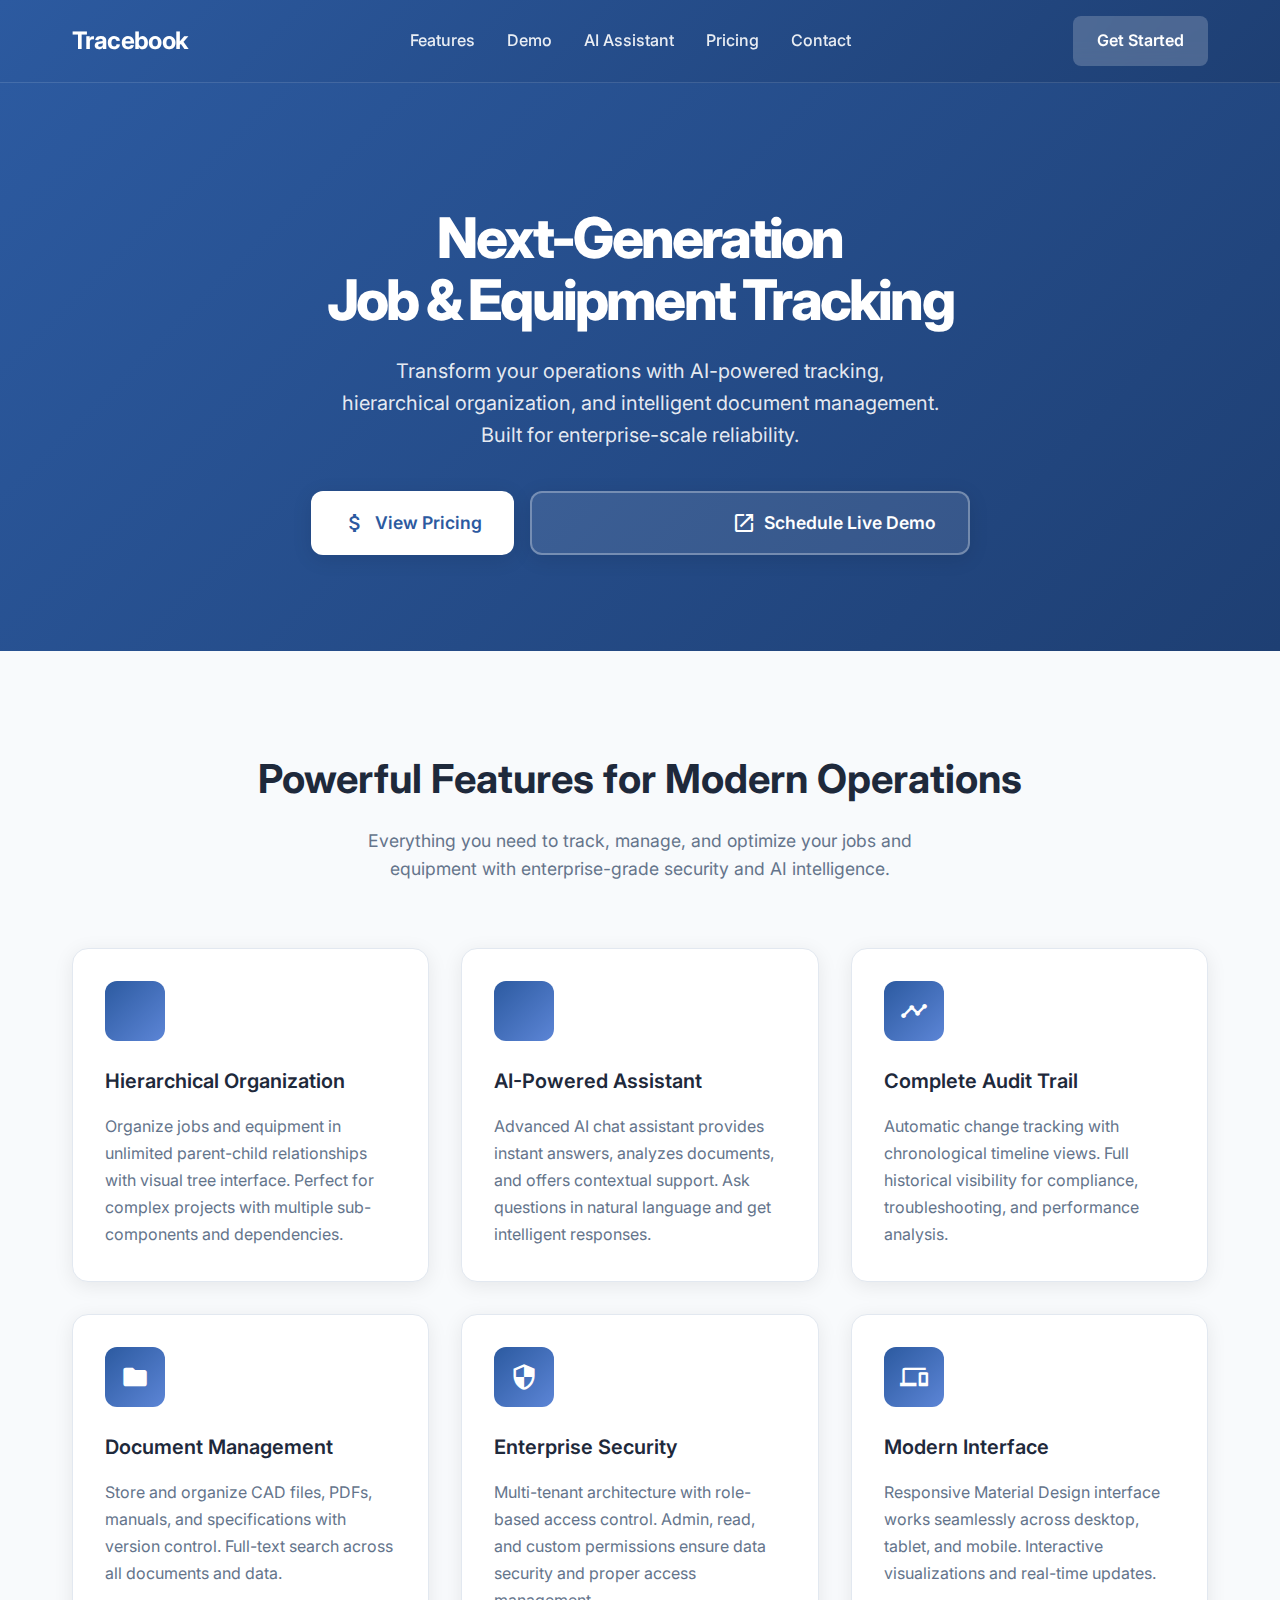
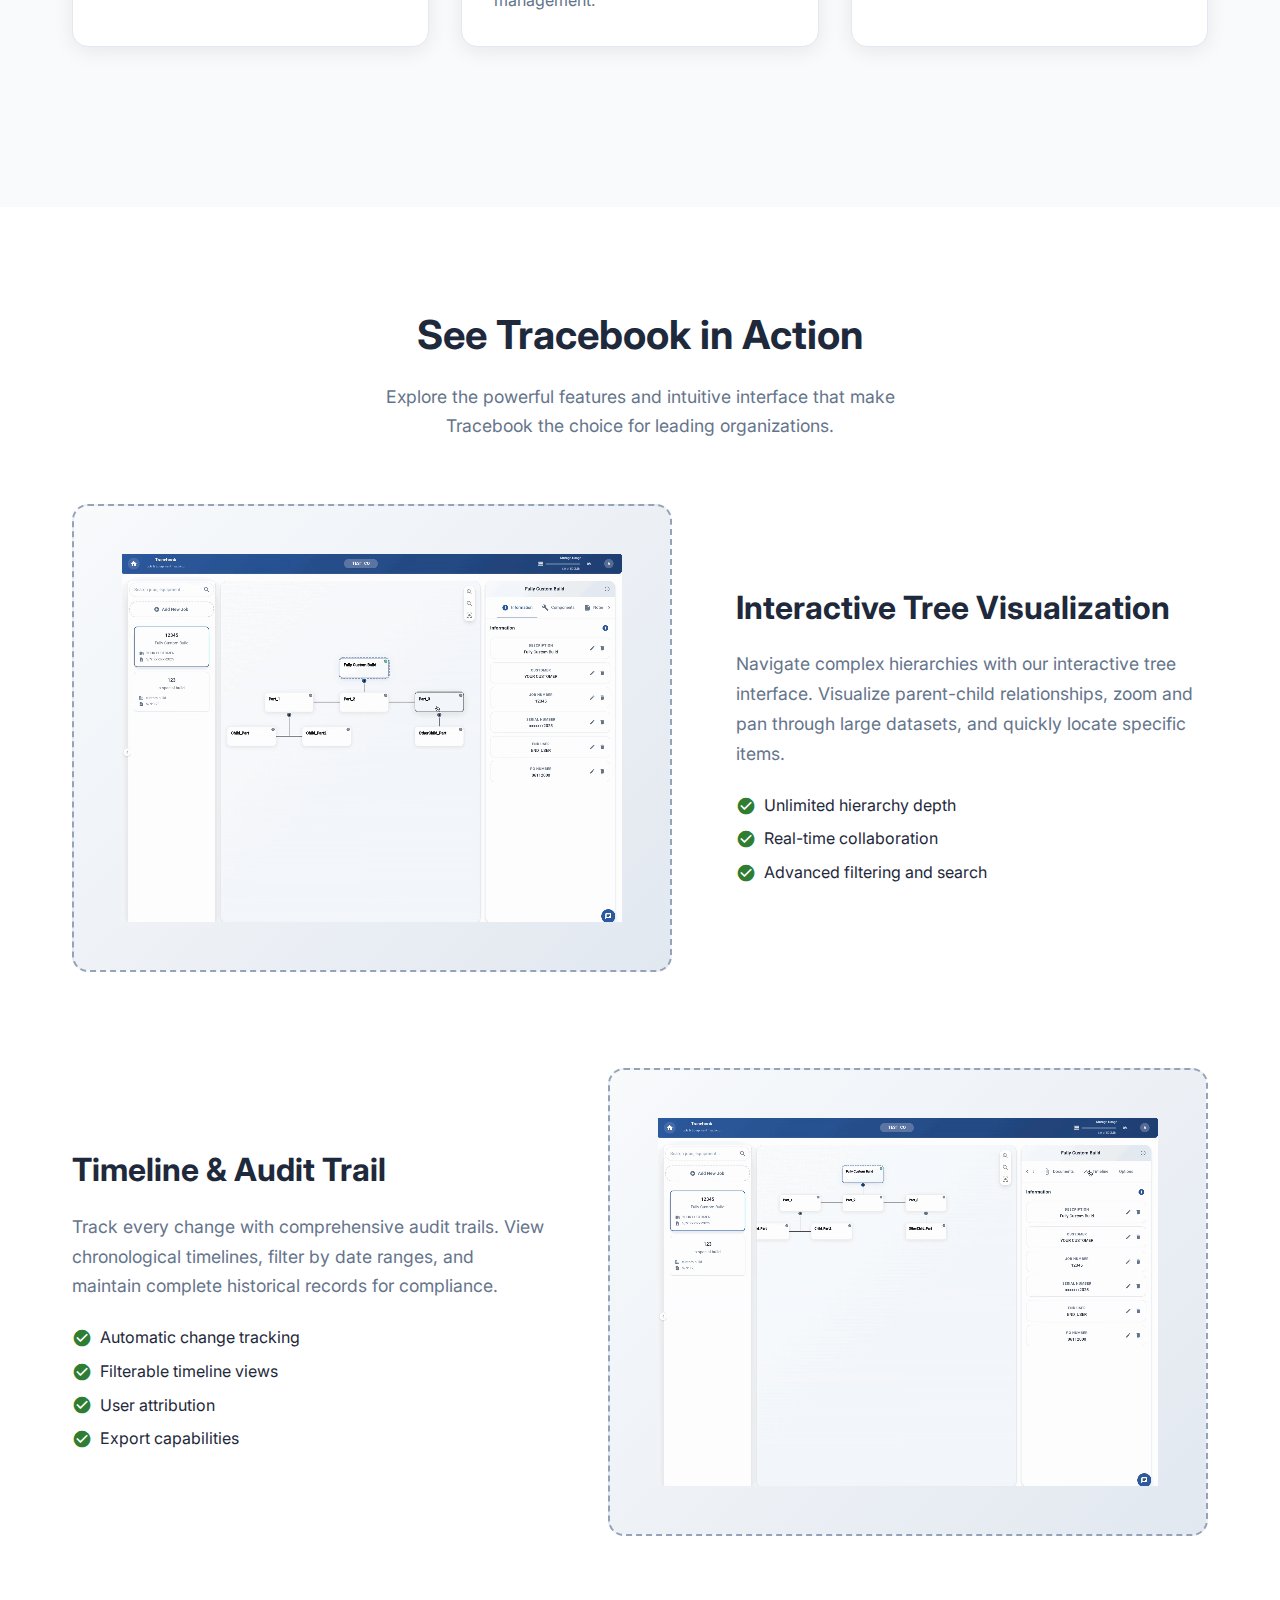
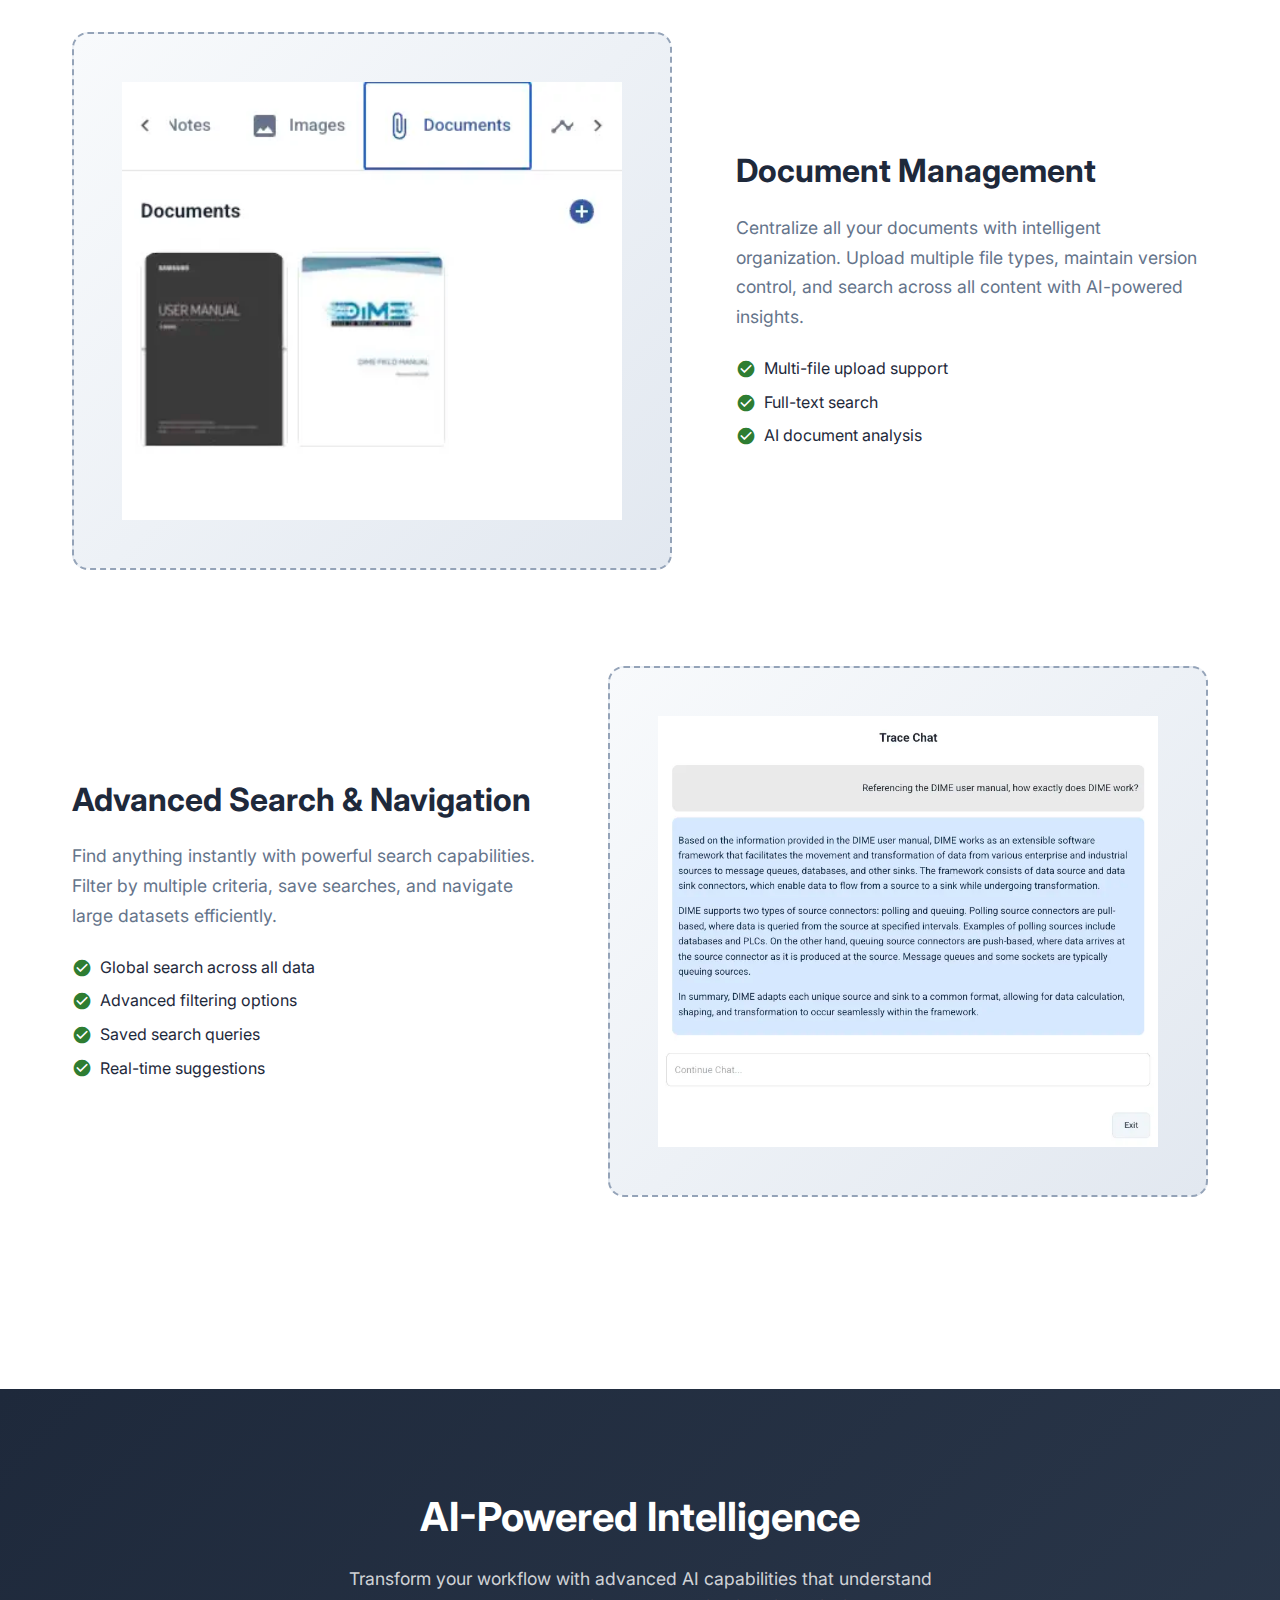
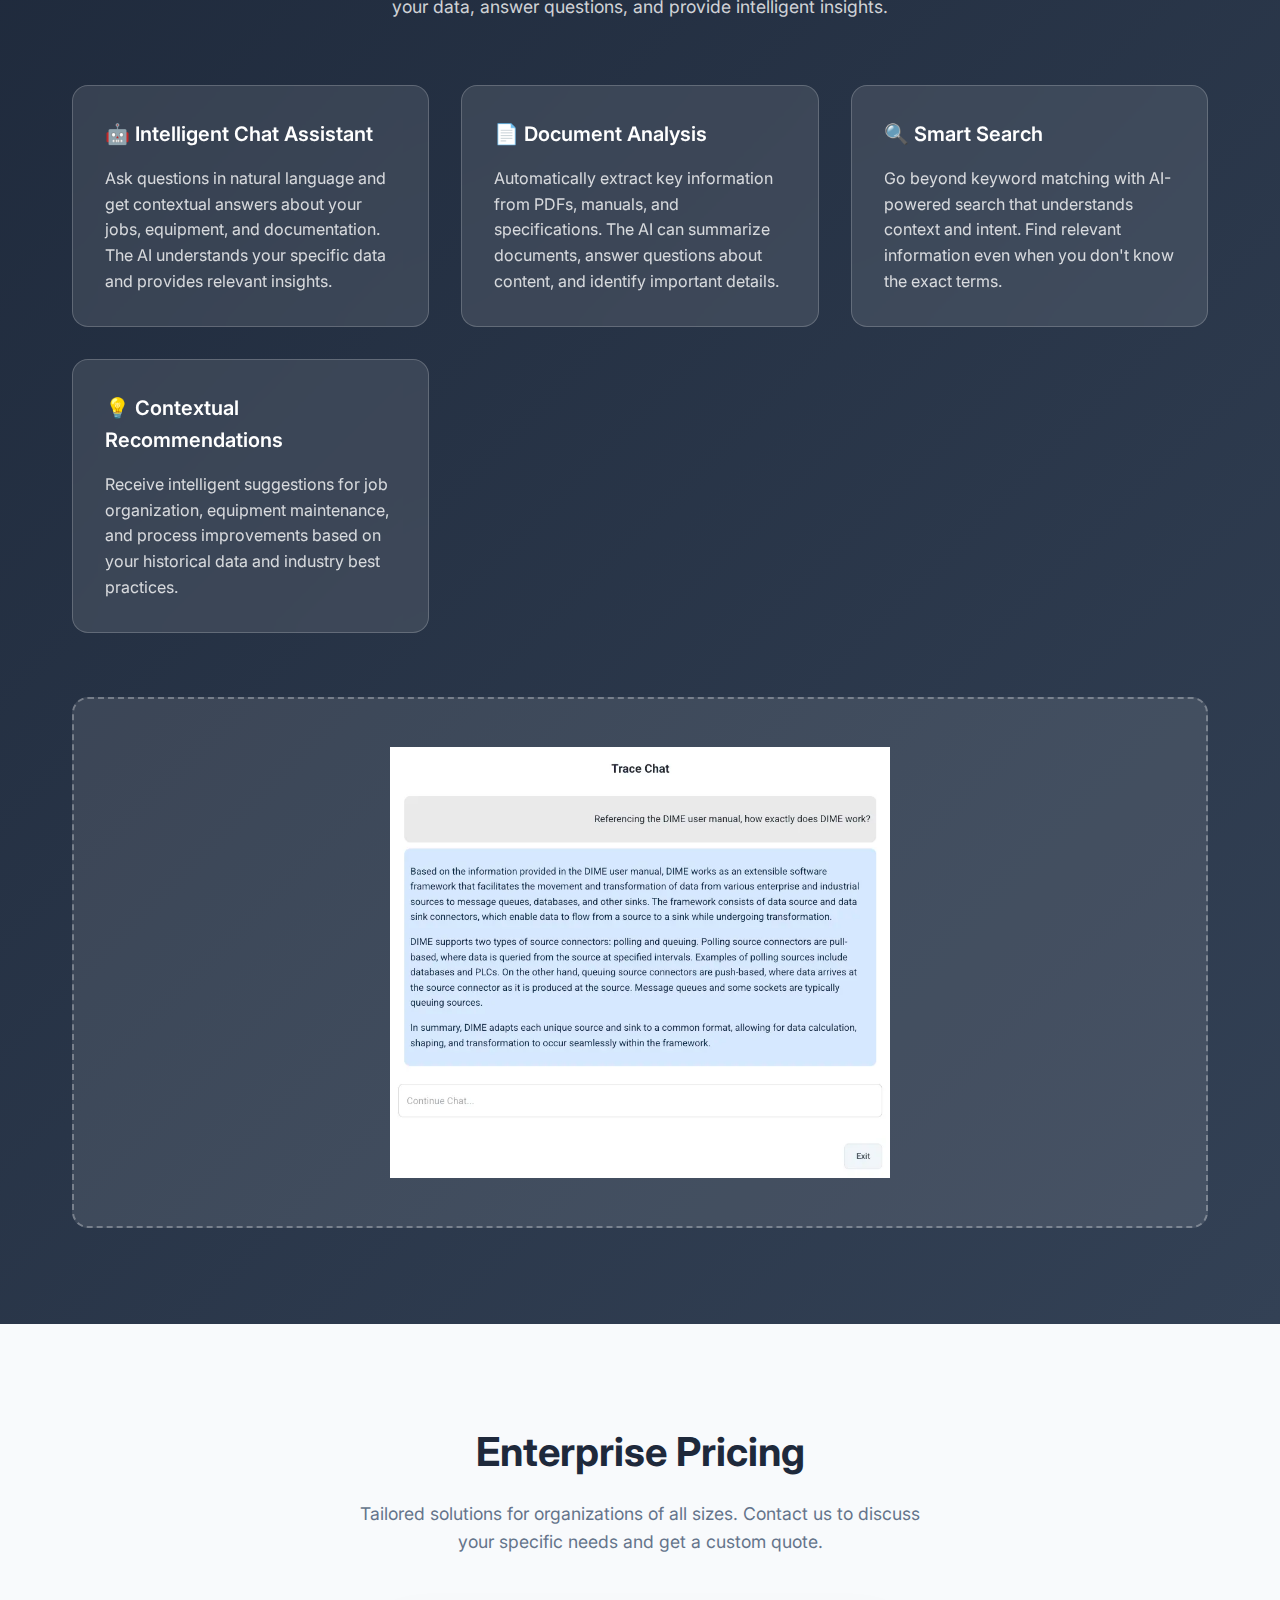
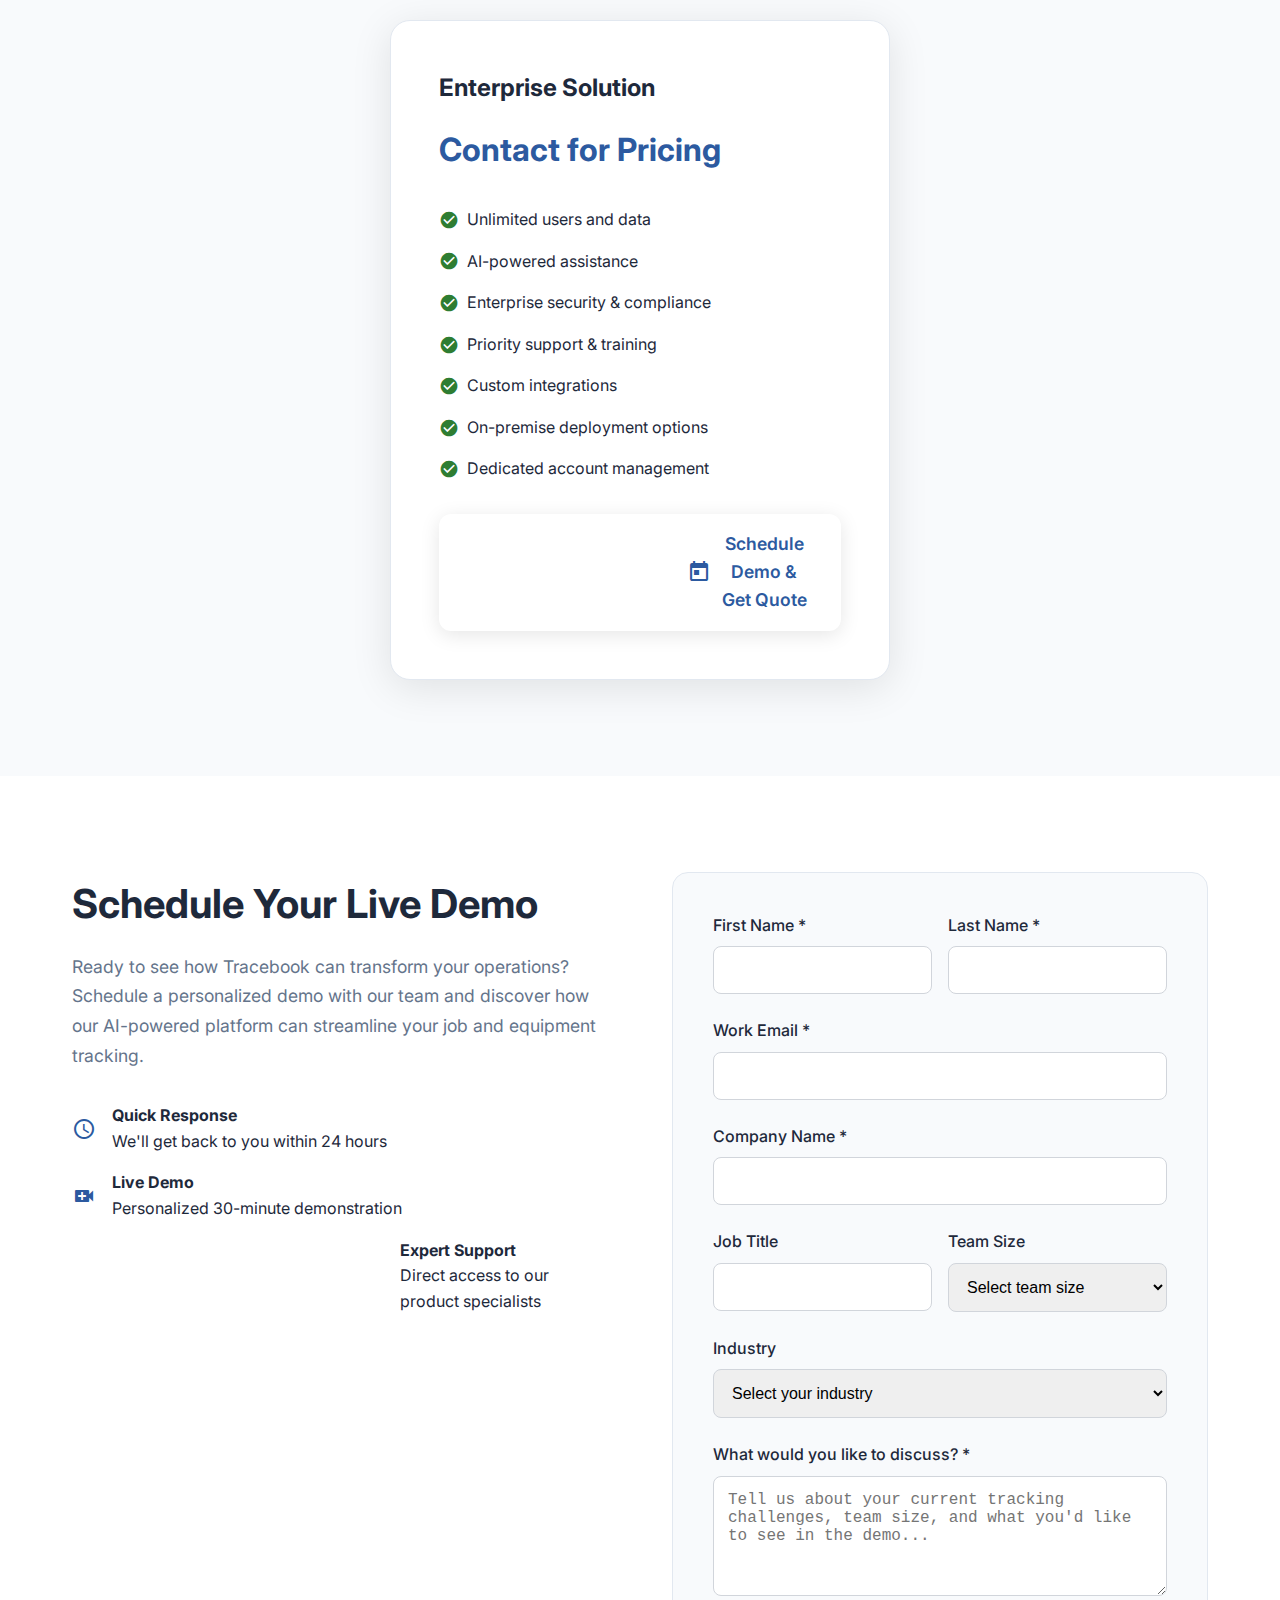
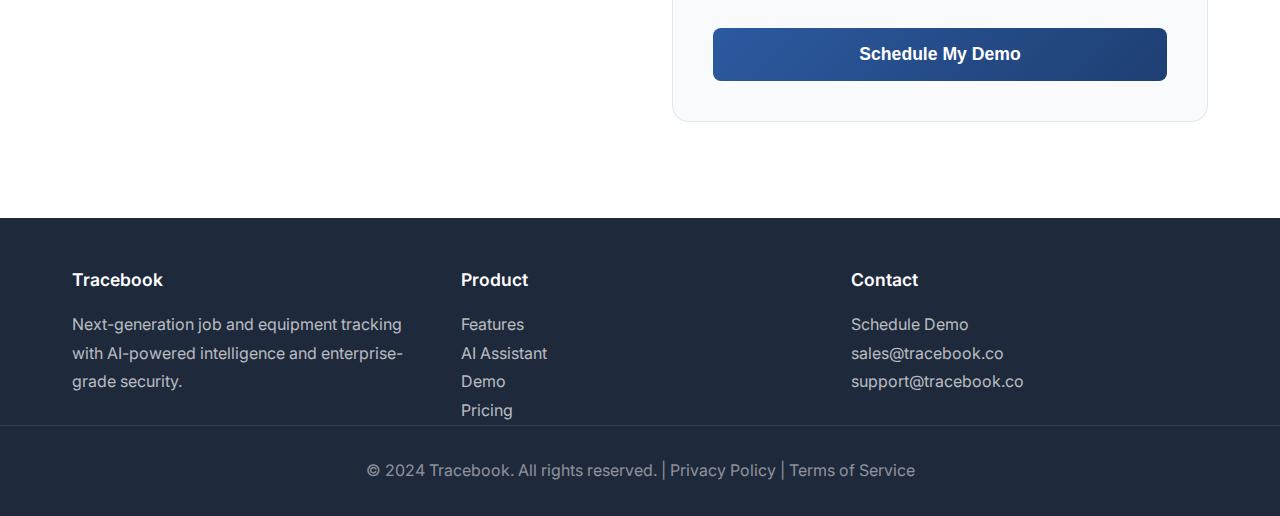
<file: index.html>
<!DOCTYPE html>
<html lang="en">

<head>
    <meta charset="UTF-8">
    <meta name="viewport" content="width=device-width, initial-scale=1.0">
    <title>Tracebook - Next-Generation Job & Equipment Tracking</title>
    <link rel="stylesheet" href="styles.css">

    <link href="https://fonts.googleapis.com/css2?family=Inter:wght@300;400;500;600;700;800&display=swap"
        rel="stylesheet">
    <link href="https://fonts.googleapis.com/icon?family=Material+Icons" rel="stylesheet">
    <link rel="icon" type="image/png" sizes="16x16" href="assets/favicons/favicon-16x16.png">
    <link rel="icon" type="image/png" sizes="32x32" href="assets/favicons/favicon-32x32.png">
    <link rel="icon" type="image/png" sizes="192x192" href="assets/favicons/android-chrome-192x192.png">
    <link rel="icon" type="image/png" sizes="512x512" href="assets/favicons/android-chrome-512x512.png">
    <link rel="apple-touch-icon" sizes="180x180" href="assets/favicons/apple-touch-icon.png">
    <link rel="manifest" href="assets/favicons/site.webmanifest">
</head>

<body>
    <!-- Header -->
    <header class="header">
        <div class="nav-container">
            <div class="logo">Tracebook</div>
            <nav>
                <ul class="nav-links">
                    <li><a href="#features">Features</a></li>
                    <li><a href="#demo">Demo</a></li>
                    <li><a href="#ai">AI Assistant</a></li>
                    <li><a href="#pricing">Pricing</a></li>
                    <li><a href="#contact">Contact</a></li>
                </ul>
            </nav>
            <a href="#pricing" class="cta-button">Get Started</a>
        </div>
    </header>

    <!-- Hero Section -->
    <section class="hero">
        <div class="hero-container">
            <h1>Next-Generation<br>Job & Equipment Tracking</h1>
            <p>Transform your operations with AI-powered tracking, hierarchical organization, and intelligent document
                management. Built for enterprise-scale reliability.</p>
            <div class="hero-buttons">
                <a href="#pricing" class="btn-primary">
                    <span class="material-icons">attach_money</span>
                    View Pricing
                </a>
                <a href="#contact" class="btn-primary btn-secondary">
                    <span class="material-icons">rocket_launch</span>
                    Schedule Live Demo
                </a>
            </div>
        </div>
    </section>

    <!-- Features Section -->
    <section class="features" id="features">
        <div class="container">
            <div class="section-header">
                <h2>Powerful Features for Modern Operations</h2>
                <p>Everything you need to track, manage, and optimize your jobs and equipment with enterprise-grade
                    security and AI intelligence.</p>
            </div>

            <div class="features-grid">
                <div class="feature-card">
                    <div class="feature-icon">
                        <span class="material-icons">account_tree</span>
                    </div>
                    <h3>Hierarchical Organization</h3>
                    <p>Organize jobs and equipment in unlimited parent-child relationships with visual tree interface.
                        Perfect for complex projects with multiple sub-components and dependencies.</p>
                </div>

                <div class="feature-card">
                    <div class="feature-icon">
                        <span class="material-icons">smart_toy</span>
                    </div>
                    <h3>AI-Powered Assistant</h3>
                    <p>Advanced AI chat assistant provides instant answers, analyzes documents, and offers contextual
                        support. Ask questions in natural language and get intelligent responses.</p>
                </div>

                <div class="feature-card">
                    <div class="feature-icon">
                        <span class="material-icons">timeline</span>
                    </div>
                    <h3>Complete Audit Trail</h3>
                    <p>Automatic change tracking with chronological timeline views. Full historical visibility for
                        compliance, troubleshooting, and performance analysis.</p>
                </div>

                <div class="feature-card">
                    <div class="feature-icon">
                        <span class="material-icons">folder</span>
                    </div>
                    <h3>Document Management</h3>
                    <p>Store and organize CAD files, PDFs, manuals, and specifications with version control. Full-text
                        search across all documents and data.</p>
                </div>

                <div class="feature-card">
                    <div class="feature-icon">
                        <span class="material-icons">security</span>
                    </div>
                    <h3>Enterprise Security</h3>
                    <p>Multi-tenant architecture with role-based access control. Admin, read, and custom permissions
                        ensure data security and proper access management.</p>
                </div>

                <div class="feature-card">
                    <div class="feature-icon">
                        <span class="material-icons">devices</span>
                    </div>
                    <h3>Modern Interface</h3>
                    <p>Responsive Material Design interface works seamlessly across desktop, tablet, and mobile.
                        Interactive visualizations and real-time updates.</p>
                </div>
            </div>
        </div>
    </section>

    <!-- Screenshots Section -->
    <section class="screenshots" id="demo">
        <div class="container">
            <div class="section-header">
                <h2>See Tracebook in Action</h2>
                <p>Explore the powerful features and intuitive interface that make Tracebook the choice for leading
                    organizations.</p>
            </div>

            <!-- Tree Visualization Screenshot -->
            <div class="screenshot-item">
                <div class="screenshot-content">
                    <h3>Interactive Tree Visualization</h3>
                    <p>Navigate complex hierarchies with our interactive tree interface. Visualize parent-child
                        relationships, zoom and pan through large datasets, and quickly locate specific items.</p>
                    <ul class="screenshot-features">
                        <li><span class="material-icons">check_circle</span> Unlimited hierarchy depth</li>
                        <li><span class="material-icons">check_circle</span> Real-time collaboration</li>
                        <li><span class="material-icons">check_circle</span> Advanced filtering and search</li>
                    </ul>
                </div>
                <div class="screenshot-placeholder">
                    <video autoplay loop muted playsinline width="500">
                        <source src="assets/Tracebook_Tree.webm" type="video/webm" />
                    </video>
                </div>
            </div>

            <!-- Timeline & Audit Trail Screenshot -->
            <div class="screenshot-item">
                <div class="screenshot-content">
                    <h3>Timeline & Audit Trail</h3>
                    <p>Track every change with comprehensive audit trails. View chronological timelines, filter by date
                        ranges, and maintain complete historical records for compliance.</p>
                    <ul class="screenshot-features">
                        <li><span class="material-icons">check_circle</span> Automatic change tracking</li>
                        <li><span class="material-icons">check_circle</span> Filterable timeline views</li>
                        <li><span class="material-icons">check_circle</span> User attribution</li>
                        <li><span class="material-icons">check_circle</span> Export capabilities</li>
                    </ul>
                </div>
                <div class="screenshot-placeholder">
                    <video autoplay loop muted playsinline width="500">
                        <source src="assets/Tracebook_Audit.webm" type="video/webm" />
                    </video>
                </div>
            </div>

            <!-- Document Management Screenshot -->
            <div class="screenshot-item">
                <div class="screenshot-content">
                    <h3>Document Management</h3>
                    <p>Centralize all your documents with intelligent organization. Upload multiple file types, maintain
                        version control, and search across all content with AI-powered insights.</p>
                    <ul class="screenshot-features">
                        <li><span class="material-icons">check_circle</span> Multi-file upload support</li>
                        <li><span class="material-icons">check_circle</span> Full-text search</li>
                        <li><span class="material-icons">check_circle</span> AI document analysis</li>
                    </ul>
                </div>
                <div class="screenshot-placeholder">
                    <img src="assets/Tracebook_Documents.webp" alt="Documents Component" width="500">
                </div>
            </div>

            <!-- Search & Navigation Screenshot -->
            <div class="screenshot-item">
                <div class="screenshot-content">
                    <h3>Advanced Search & Navigation</h3>
                    <p>Find anything instantly with powerful search capabilities. Filter by multiple criteria, save
                        searches, and navigate large datasets efficiently.</p>
                    <ul class="screenshot-features">
                        <li><span class="material-icons">check_circle</span> Global search across all data</li>
                        <li><span class="material-icons">check_circle</span> Advanced filtering options</li>
                        <li><span class="material-icons">check_circle</span> Saved search queries</li>
                        <li><span class="material-icons">check_circle</span> Real-time suggestions</li>
                    </ul>
                </div>
                <div class="screenshot-placeholder">
                    <img src="assets/Tracebook_TraceChat.webp" alt="Trace Chat AI" width="500">
                </div>
            </div>
        </div>
    </section>

    <!-- AI Section -->
    <section class="ai-section" id="ai">
        <div class="container">
            <div class="ai-content">
                <h2>AI-Powered Intelligence</h2>
                <p>Transform your workflow with advanced AI capabilities that understand your data, answer questions,
                    and provide intelligent insights.</p>
            </div>

            <div class="ai-features">
                <div class="ai-feature">
                    <h3>🤖 Intelligent Chat Assistant</h3>
                    <p>Ask questions in natural language and get contextual answers about your jobs, equipment, and
                        documentation. The AI understands your specific data and provides relevant insights.</p>
                </div>

                <div class="ai-feature">
                    <h3>📄 Document Analysis</h3>
                    <p>Automatically extract key information from PDFs, manuals, and specifications. The AI can
                        summarize documents, answer questions about content, and identify important details.</p>
                </div>

                <div class="ai-feature">
                    <h3>🔍 Smart Search</h3>
                    <p>Go beyond keyword matching with AI-powered search that understands context and intent. Find
                        relevant information even when you don't know the exact terms.</p>
                </div>

                <div class="ai-feature">
                    <h3>💡 Contextual Recommendations</h3>
                    <p>Receive intelligent suggestions for job organization, equipment maintenance, and process
                        improvements based on your historical data and industry best practices.</p>
                </div>
            </div>

            <!-- AI Screenshot Placeholder -->
            <div style="margin-top: 4rem;">
                <div class="screenshot-placeholder"
                    style="background: rgba(255, 255, 255, 0.1); border-color: rgba(255, 255, 255, 0.3);">
                    <img src="assets/Tracebook_TraceChat.webp" alt="Trace Chat AI" width="500">
                </div>
            </div>
        </div>
    </section>

    <!-- Pricing Section -->
    <section class="pricing" id="pricing">
        <div class="container">
            <div class="pricing-content">
                <h2>Enterprise Pricing</h2>
                <p>Tailored solutions for organizations of all sizes. Contact us to discuss your specific needs and get
                    a custom quote.</p>
            </div>

            <div class="pricing-card">
                <h3>Enterprise Solution</h3>
                <div class="price">Contact for Pricing</div>
                <ul class="pricing-features">
                    <li><span class="material-icons">check_circle</span> Unlimited users and data</li>
                    <li><span class="material-icons">check_circle</span> AI-powered assistance</li>
                    <li><span class="material-icons">check_circle</span> Enterprise security & compliance</li>
                    <li><span class="material-icons">check_circle</span> Priority support & training</li>
                    <li><span class="material-icons">check_circle</span> Custom integrations</li>
                    <li><span class="material-icons">check_circle</span> On-premise deployment options</li>
                    <li><span class="material-icons">check_circle</span> Dedicated account management</li>
                </ul>
                <a href="#contact" class="btn-primary" style="width: 100%; text-align: center; text-decoration: none;">
                    <span class="material-icons">calendar_today</span>
                    Schedule Demo & Get Quote
                </a>
            </div>
        </div>
    </section>

    <!-- Contact Section -->
    <section class="contact" id="contact">
        <div class="container">
            <div class="contact-container">
                <div class="contact-info">
                    <h2>Schedule Your Live Demo</h2>
                    <p>Ready to see how Tracebook can transform your operations? Schedule a personalized demo with our
                        team and discover how our AI-powered platform can streamline your job and equipment tracking.
                    </p>

                    <ul class="contact-details">
                        <li>
                            <span class="material-icons">schedule</span>
                            <div>
                                <strong>Quick Response</strong><br>
                                We'll get back to you within 24 hours
                            </div>
                        </li>
                        <li>
                            <span class="material-icons">video_call</span>
                            <div>
                                <strong>Live Demo</strong><br>
                                Personalized 30-minute demonstration
                            </div>
                        </li>
                        <li>
                            <span class="material-icons">support_agent</span>
                            <div>
                                <strong>Expert Support</strong><br>
                                Direct access to our product specialists
                            </div>
                        </li>
                    </ul>
                </div>

                <form class="contact-form" action="#" method="POST">
                    <div class="form-row">
                        <div class="form-group">
                            <label for="firstName">First Name *</label>
                            <input type="text" id="firstName" name="firstName" required>
                        </div>
                        <div class="form-group">
                            <label for="lastName">Last Name *</label>
                            <input type="text" id="lastName" name="lastName" required>
                        </div>
                    </div>

                    <div class="form-group">
                        <label for="email">Work Email *</label>
                        <input type="email" id="email" name="email" required>
                    </div>

                    <div class="form-group">
                        <label for="company">Company Name *</label>
                        <input type="text" id="company" name="company" required>
                    </div>

                    <div class="form-row">
                        <div class="form-group">
                            <label for="jobTitle">Job Title</label>
                            <input type="text" id="jobTitle" name="jobTitle">
                        </div>
                        <div class="form-group">
                            <label for="teamSize">Team Size</label>
                            <select id="teamSize" name="teamSize">
                                <option value="">Select team size</option>
                                <option value="1-10">1-10 employees</option>
                                <option value="11-50">11-50 employees</option>
                                <option value="51-200">51-200 employees</option>
                                <option value="201-1000">201-1,000 employees</option>
                                <option value="1000+">1,000+ employees</option>
                            </select>
                        </div>
                    </div>

                    <div class="form-group">
                        <label for="industry">Industry</label>
                        <select id="industry" name="industry">
                            <option value="">Select your industry</option>
                            <option value="manufacturing">Manufacturing</option>
                            <option value="construction">Construction</option>
                            <option value="energy">Energy & Utilities</option>
                            <option value="transportation">Transportation & Logistics</option>
                            <option value="healthcare">Healthcare</option>
                            <option value="technology">Technology</option>
                            <option value="other">Other</option>
                        </select>
                    </div>

                    <div class="form-group">
                        <label for="message">What would you like to discuss? *</label>
                        <textarea id="message" name="message"
                            placeholder="Tell us about your current tracking challenges, team size, and what you'd like to see in the demo..."
                            required></textarea>
                    </div>

                    <button type="submit" class="submit-btn">
                        Schedule My Demo
                    </button>
                </form>
            </div>
        </div>
    </section>

    <!-- Footer -->
    <footer class="footer">
        <div class="footer-content">
            <div class="footer-section">
                <h3>Tracebook</h3>
                <p>Next-generation job and equipment tracking with AI-powered intelligence and enterprise-grade
                    security.</p>
            </div>

            <div class="footer-section">
                <h3>Product</h3>
                <a href="#features">Features</a><br>
                <a href="#ai">AI Assistant</a><br>
                <a href="#demo">Demo</a><br>
                <a href="#pricing">Pricing</a>
            </div>

            <div class="footer-section">
                <h3>Contact</h3>
                <a href="#contact">Schedule Demo</a><br>
                <a href="mailto:sales@tracebook.co">sales@tracebook.co</a><br>
                <a href="mailto:support@tracebook.co">support@tracebook.co</a>
            </div>
        </div>

        <div class="footer-bottom">
            <div class="container">
                <p>&copy; 2024 Tracebook. All rights reserved. | Privacy Policy | Terms of Service</p>
            </div>
        </div>
    </footer>

    <script>
        // Smooth scrolling for navigation links
        document.querySelectorAll('a[href^="#"]').forEach(anchor => {
            anchor.addEventListener('click', function (e) {
                e.preventDefault();
                const target = document.querySelector(this.getAttribute('href'));
                if (target) {
                    target.scrollIntoView({
                        behavior: 'smooth',
                        block: 'start'
                    });
                }
            });
        });

        // Form submission handler
        document.querySelector('.contact-form').addEventListener('submit', function (e) {
            e.preventDefault();

            // Here you would typically send the form data to your backend
            // For now, we'll just show a success message
            // alert('Thank you for your interest! We\'ll contact you within 24 hours to schedule your demo.');

            // Reset form
            this.reset();
        });
    </script>
</body>

</html>
</file>
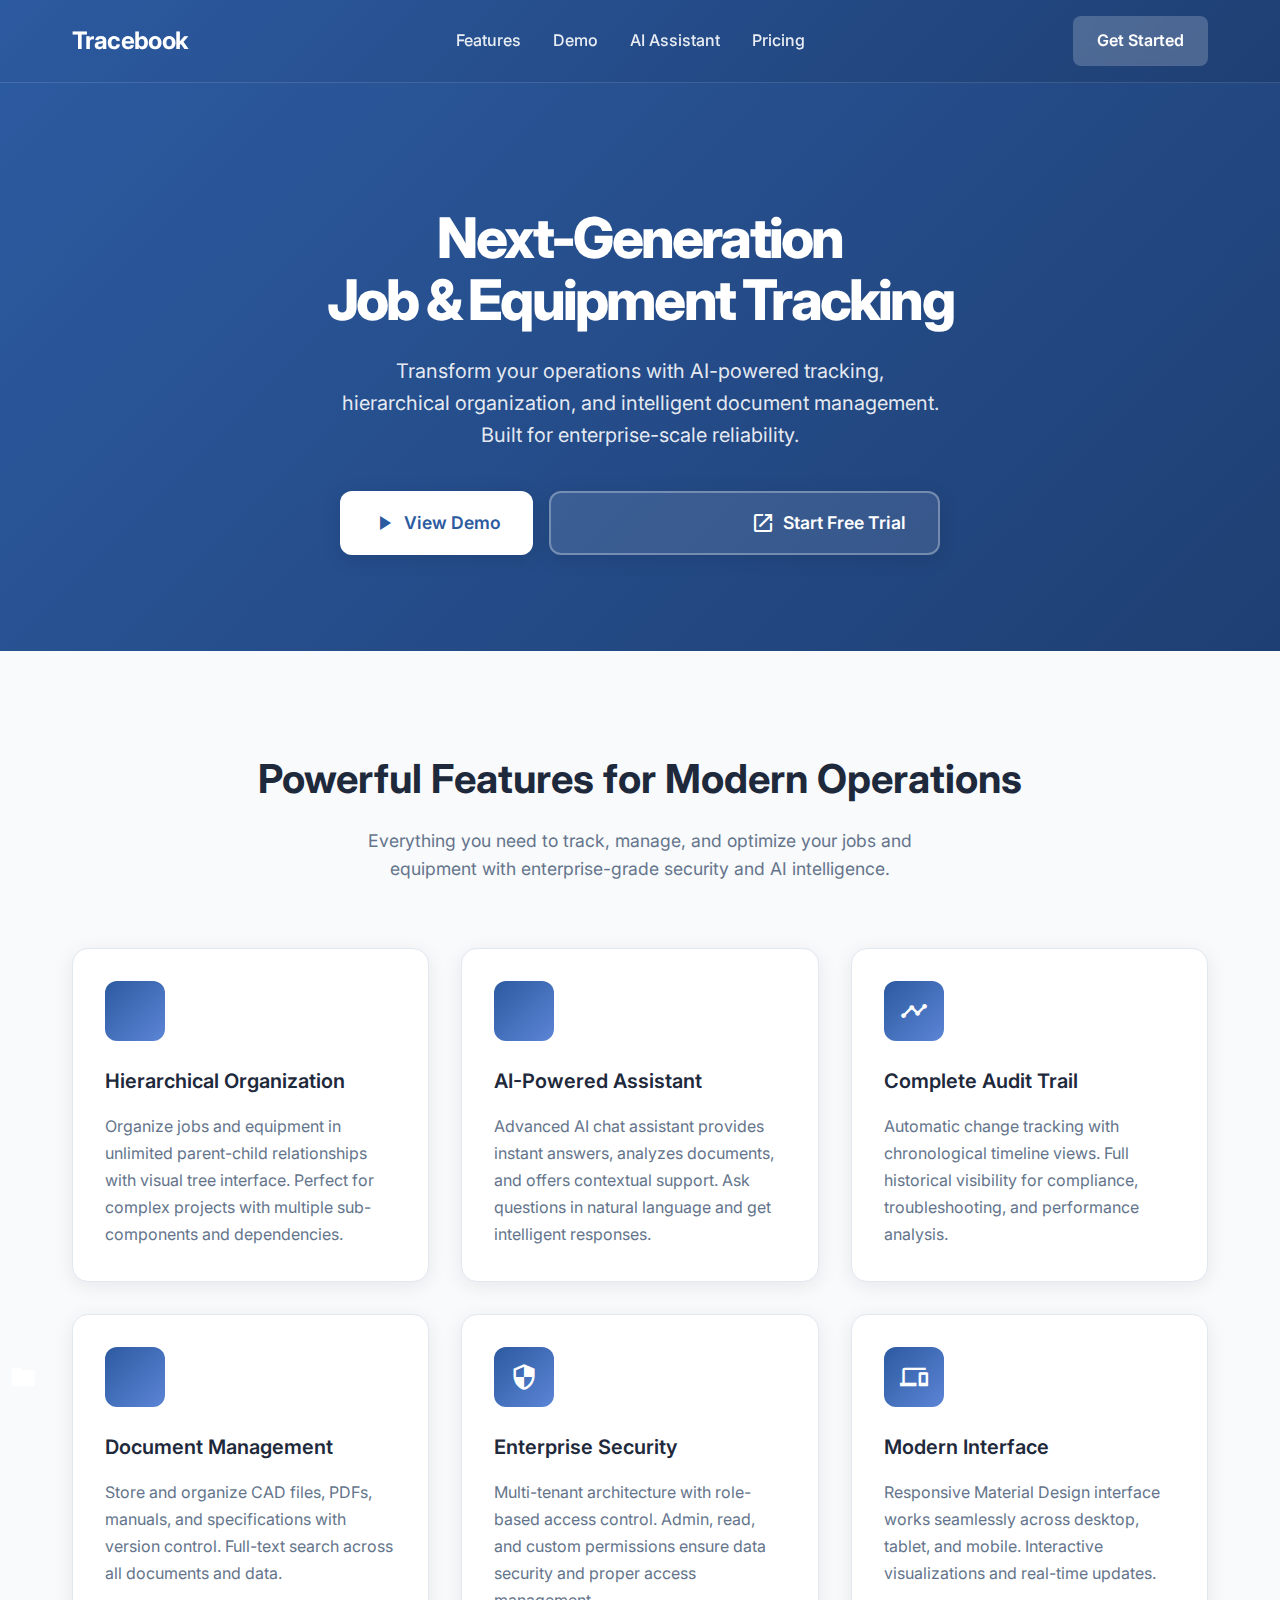
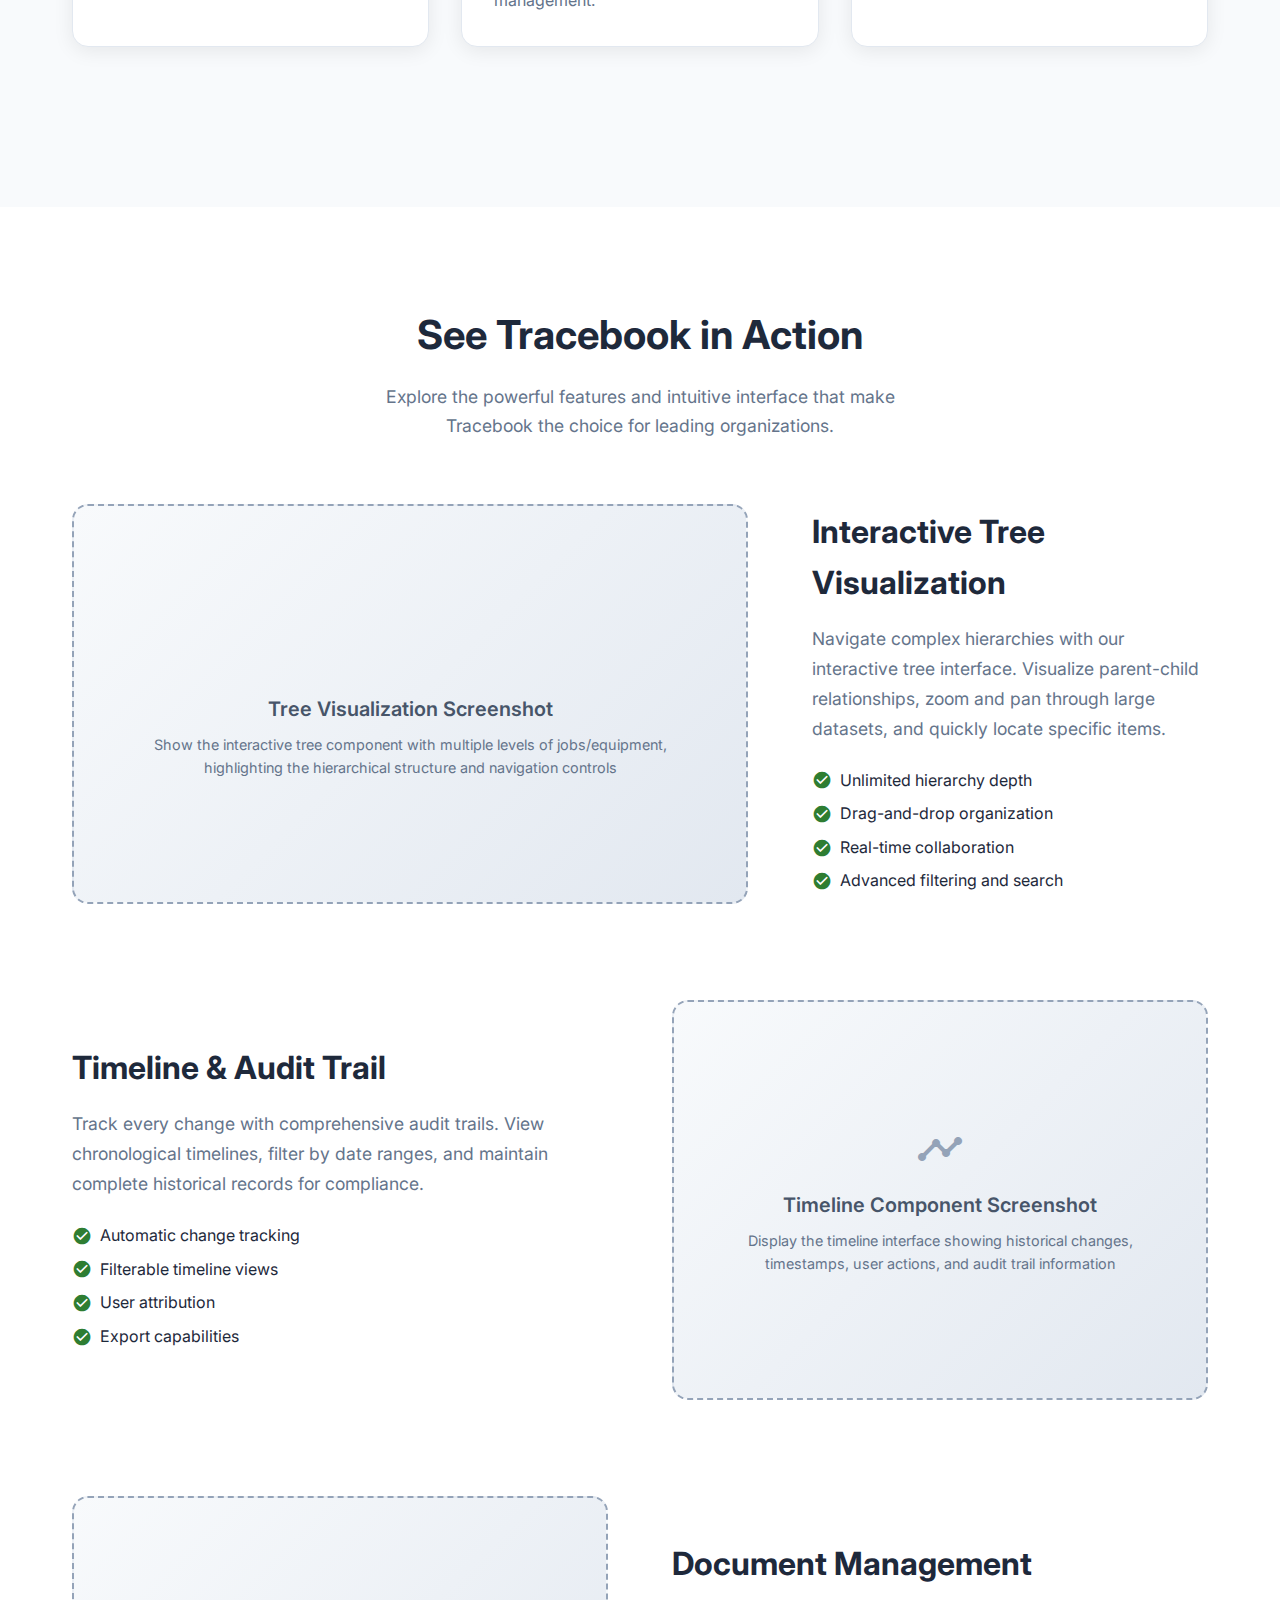
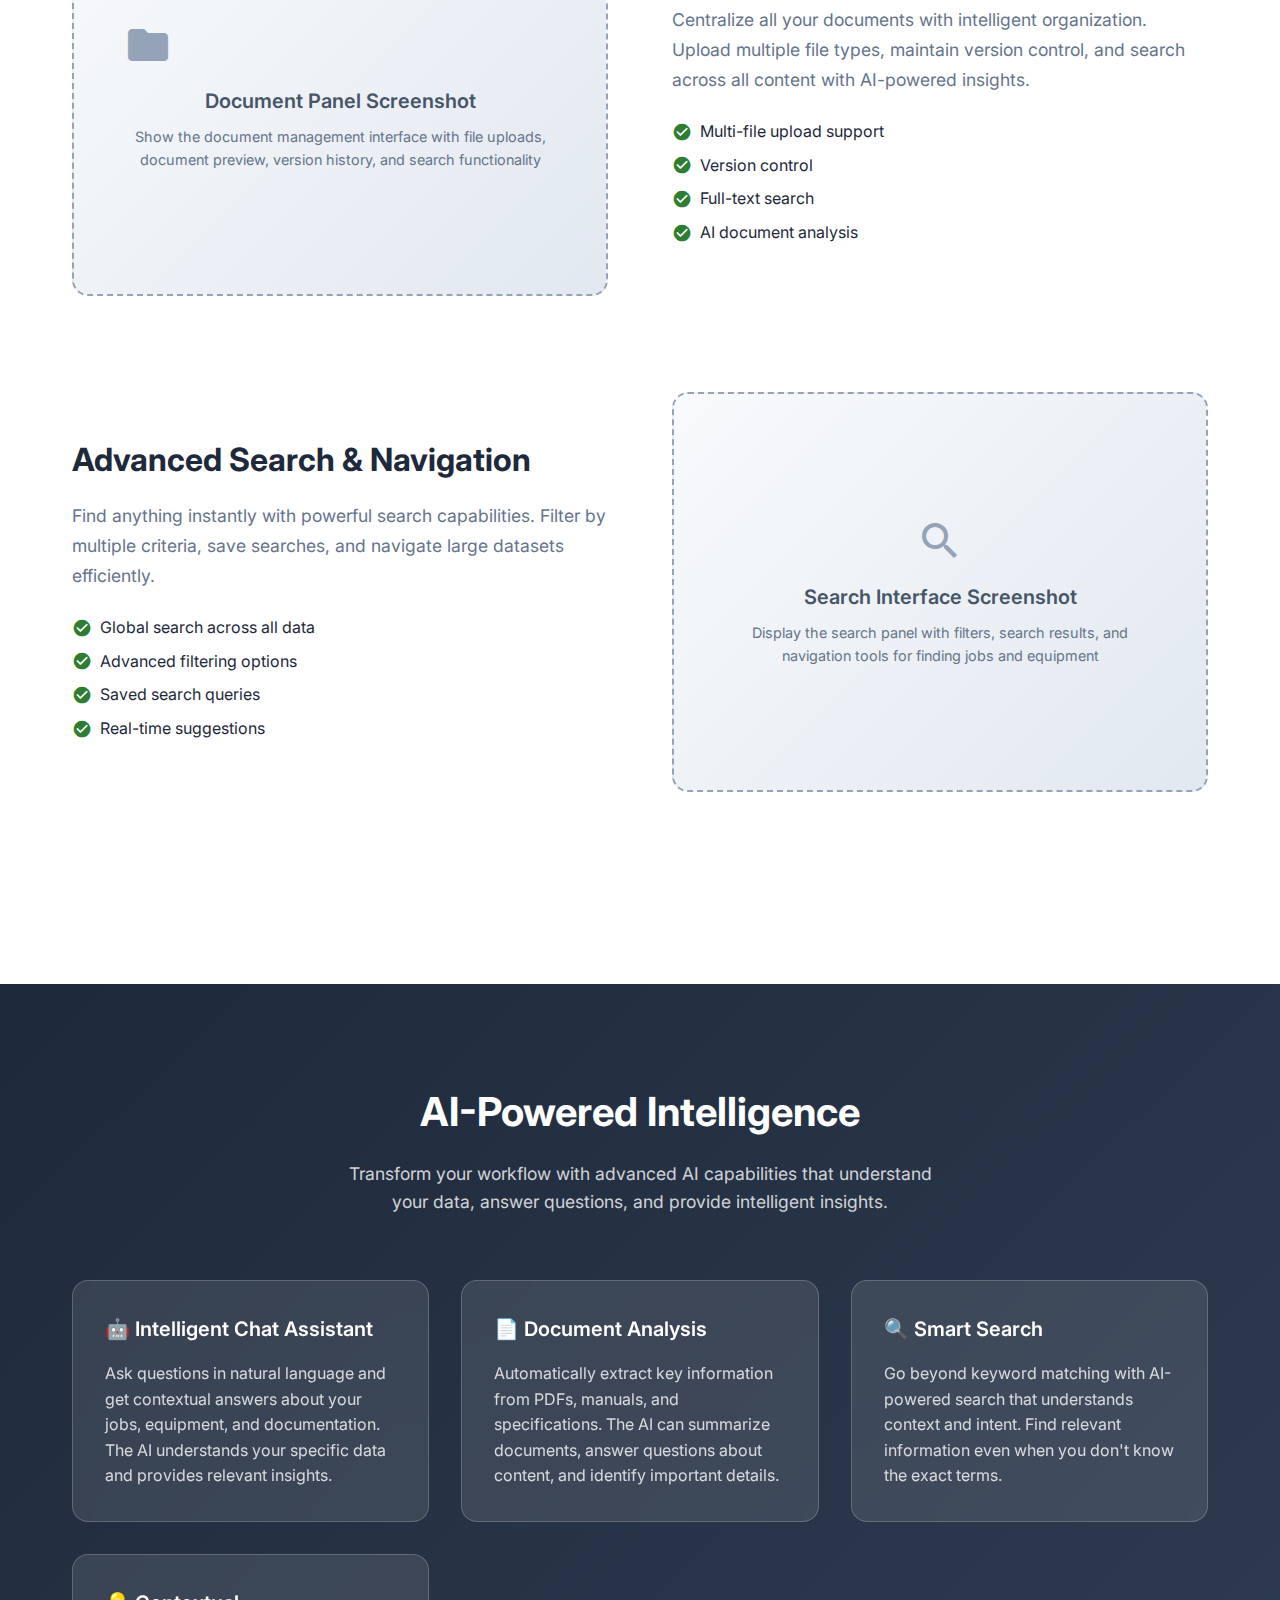
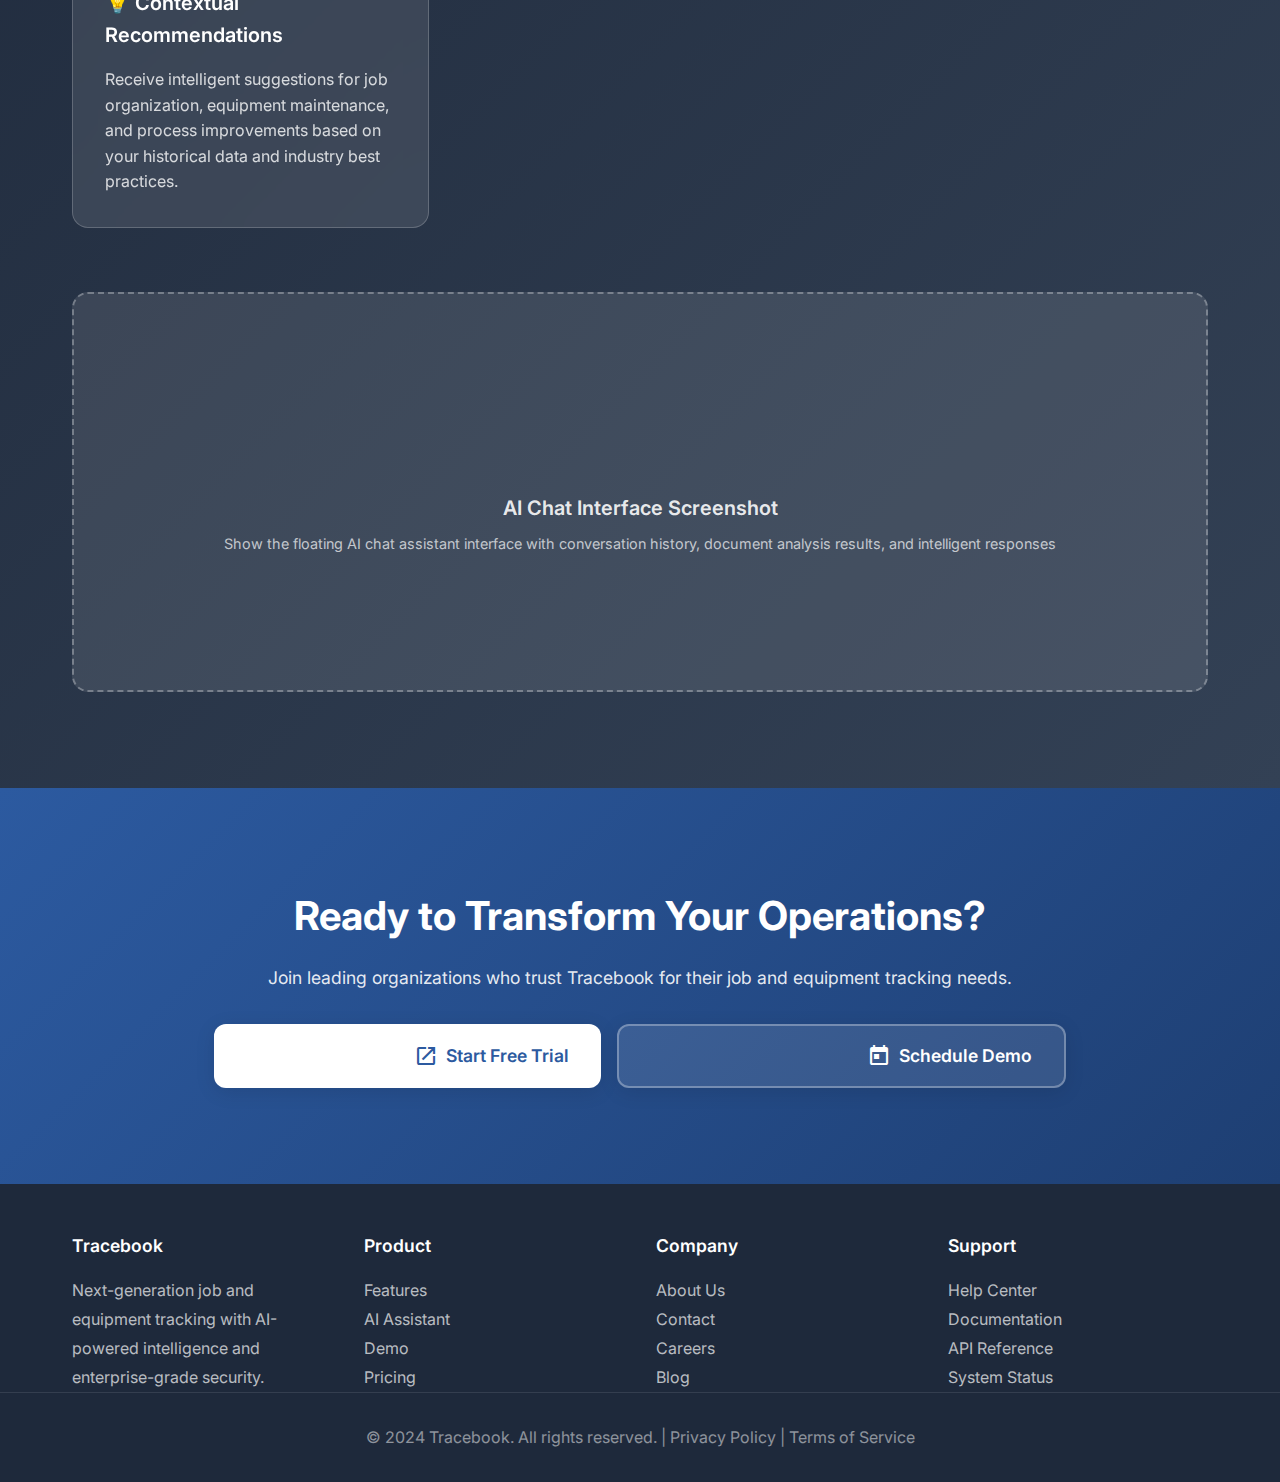
<file: landingpage.html>
<!DOCTYPE html>
<html lang="en">
<head>
    <meta charset="UTF-8">
    <meta name="viewport" content="width=device-width, initial-scale=1.0">
    <title>Tracebook - Next-Generation Job & Equipment Tracking</title>
    <link href="https://fonts.googleapis.com/css2?family=Inter:wght@300;400;500;600;700;800&display=swap" rel="stylesheet">
    <link href="https://fonts.googleapis.com/icon?family=Material+Icons" rel="stylesheet">
    <style>
        * {
            margin: 0;
            padding: 0;
            box-sizing: border-box;
        }

        body {
            font-family: 'Inter', -apple-system, BlinkMacSystemFont, sans-serif;
            line-height: 1.6;
            color: #1e293b;
            background-color: #ffffff;
        }

        /* Header */
        .header {
            background: linear-gradient(135deg, #2c5aa0 0%, #1e3f73 100%);
            color: white;
            padding: 1rem 0;
            position: fixed;
            top: 0;
            width: 100%;
            z-index: 1000;
            backdrop-filter: blur(10px);
            border-bottom: 1px solid rgba(255, 255, 255, 0.12);
        }

        .nav-container {
            max-width: 1200px;
            margin: 0 auto;
            display: flex;
            justify-content: space-between;
            align-items: center;
            padding: 0 2rem;
        }

        .logo {
            font-size: 1.5rem;
            font-weight: 700;
            letter-spacing: -0.025em;
        }

        .nav-links {
            display: flex;
            list-style: none;
            gap: 2rem;
        }

        .nav-links a {
            color: rgba(255, 255, 255, 0.9);
            text-decoration: none;
            font-weight: 500;
            transition: color 0.3s ease;
        }

        .nav-links a:hover {
            color: white;
        }

        .cta-button {
            background: rgba(255, 255, 255, 0.2);
            color: white;
            padding: 0.75rem 1.5rem;
            border: none;
            border-radius: 8px;
            font-weight: 600;
            text-decoration: none;
            transition: all 0.3s ease;
            backdrop-filter: blur(10px);
        }

        .cta-button:hover {
            background: rgba(255, 255, 255, 0.3);
            transform: translateY(-1px);
        }

        /* Hero Section */
        .hero {
            background: linear-gradient(135deg, #2c5aa0 0%, #1e3f73 100%);
            color: white;
            padding: 8rem 0 6rem;
            text-align: center;
            margin-top: 80px;
        }

        .hero-container {
            max-width: 1200px;
            margin: 0 auto;
            padding: 0 2rem;
        }

        .hero h1 {
            font-size: 3.5rem;
            font-weight: 800;
            margin-bottom: 1.5rem;
            line-height: 1.1;
            letter-spacing: -0.05em;
        }

        .hero p {
            font-size: 1.25rem;
            margin-bottom: 2.5rem;
            color: rgba(255, 255, 255, 0.9);
            max-width: 600px;
            margin-left: auto;
            margin-right: auto;
        }

        .hero-buttons {
            display: flex;
            gap: 1rem;
            justify-content: center;
            flex-wrap: wrap;
        }

        .btn-primary {
            background: white;
            color: #2c5aa0;
            padding: 1rem 2rem;
            border: none;
            border-radius: 12px;
            font-size: 1.1rem;
            font-weight: 600;
            text-decoration: none;
            display: inline-flex;
            align-items: center;
            gap: 0.5rem;
            transition: all 0.3s ease;
            box-shadow: 0 4px 20px rgba(0, 0, 0, 0.1);
        }

        .btn-primary:hover {
            transform: translateY(-2px);
            box-shadow: 0 8px 30px rgba(0, 0, 0, 0.15);
        }

        .btn-secondary {
            background: rgba(255, 255, 255, 0.1);
            color: white;
            border: 2px solid rgba(255, 255, 255, 0.3);
        }

        .btn-secondary:hover {
            background: rgba(255, 255, 255, 0.2);
            color: white;
        }

        /* Features Section */
        .features {
            padding: 6rem 0;
            background-color: #f8fafc;
        }

        .container {
            max-width: 1200px;
            margin: 0 auto;
            padding: 0 2rem;
        }

        .section-header {
            text-align: center;
            margin-bottom: 4rem;
        }

        .section-header h2 {
            font-size: 2.5rem;
            font-weight: 700;
            margin-bottom: 1rem;
            color: #1e293b;
        }

        .section-header p {
            font-size: 1.1rem;
            color: #64748b;
            max-width: 600px;
            margin: 0 auto;
        }

        .features-grid {
            display: grid;
            grid-template-columns: repeat(auto-fit, minmax(350px, 1fr));
            gap: 2rem;
            margin-bottom: 4rem;
        }

        .feature-card {
            background: white;
            padding: 2rem;
            border-radius: 16px;
            box-shadow: 0 4px 20px rgba(0, 0, 0, 0.08);
            transition: all 0.3s ease;
            border: 1px solid #e2e8f0;
        }

        .feature-card:hover {
            transform: translateY(-4px);
            box-shadow: 0 12px 40px rgba(0, 0, 0, 0.12);
        }

        .feature-icon {
            width: 60px;
            height: 60px;
            background: linear-gradient(135deg, #2c5aa0, #5c85d6);
            border-radius: 12px;
            display: flex;
            align-items: center;
            justify-content: center;
            margin-bottom: 1.5rem;
        }

        .feature-icon .material-icons {
            color: white;
            font-size: 28px;
        }

        .feature-card h3 {
            font-size: 1.25rem;
            font-weight: 600;
            margin-bottom: 1rem;
            color: #1e293b;
        }

        .feature-card p {
            color: #64748b;
            line-height: 1.7;
        }

        /* Screenshots Section */
        .screenshots {
            padding: 6rem 0;
            background: white;
        }

        .screenshot-item {
            display: grid;
            grid-template-columns: 1fr 1fr;
            gap: 4rem;
            align-items: center;
            margin-bottom: 6rem;
        }

        .screenshot-item:nth-child(even) {
            direction: rtl;
        }

        .screenshot-item:nth-child(even) > * {
            direction: ltr;
        }

        .screenshot-content h3 {
            font-size: 2rem;
            font-weight: 700;
            margin-bottom: 1rem;
            color: #1e293b;
        }

        .screenshot-content p {
            font-size: 1.1rem;
            color: #64748b;
            line-height: 1.7;
            margin-bottom: 1.5rem;
        }

        .screenshot-features {
            list-style: none;
        }

        .screenshot-features li {
            display: flex;
            align-items: center;
            gap: 0.5rem;
            margin-bottom: 0.5rem;
            color: #1e293b;
        }

        .screenshot-features .material-icons {
            color: #2e7d32;
            font-size: 20px;
        }

        .screenshot-placeholder {
            background: linear-gradient(135deg, #f8fafc, #e2e8f0);
            border: 2px dashed #94a3b8;
            border-radius: 16px;
            padding: 3rem;
            text-align: center;
            color: #64748b;
            min-height: 400px;
            display: flex;
            flex-direction: column;
            justify-content: center;
            align-items: center;
        }

        .screenshot-placeholder .material-icons {
            font-size: 48px;
            margin-bottom: 1rem;
            color: #94a3b8;
        }

        .screenshot-placeholder h4 {
            font-size: 1.25rem;
            font-weight: 600;
            margin-bottom: 0.5rem;
            color: #475569;
        }

        .screenshot-placeholder p {
            font-size: 0.9rem;
            color: #64748b;
        }

        /* AI Section */
        .ai-section {
            padding: 6rem 0;
            background: linear-gradient(135deg, #1e293b 0%, #334155 100%);
            color: white;
        }

        .ai-content {
            text-align: center;
            margin-bottom: 4rem;
        }

        .ai-content h2 {
            font-size: 2.5rem;
            font-weight: 700;
            margin-bottom: 1rem;
        }

        .ai-content p {
            font-size: 1.1rem;
            color: rgba(255, 255, 255, 0.8);
            max-width: 600px;
            margin: 0 auto;
        }

        .ai-features {
            display: grid;
            grid-template-columns: repeat(auto-fit, minmax(300px, 1fr));
            gap: 2rem;
        }

        .ai-feature {
            background: rgba(255, 255, 255, 0.1);
            padding: 2rem;
            border-radius: 16px;
            backdrop-filter: blur(10px);
            border: 1px solid rgba(255, 255, 255, 0.2);
        }

        .ai-feature h3 {
            font-size: 1.25rem;
            font-weight: 600;
            margin-bottom: 1rem;
        }

        .ai-feature p {
            color: rgba(255, 255, 255, 0.8);
        }

        /* CTA Section */
        .cta-section {
            padding: 6rem 0;
            background: linear-gradient(135deg, #2c5aa0 0%, #1e3f73 100%);
            color: white;
            text-align: center;
        }

        .cta-section h2 {
            font-size: 2.5rem;
            font-weight: 700;
            margin-bottom: 1rem;
        }

        .cta-section p {
            font-size: 1.1rem;
            margin-bottom: 2rem;
            color: rgba(255, 255, 255, 0.9);
        }

        /* Footer */
        .footer {
            background: #1e293b;
            color: white;
            padding: 3rem 0 2rem;
        }

        .footer-content {
            max-width: 1200px;
            margin: 0 auto;
            padding: 0 2rem;
            display: grid;
            grid-template-columns: repeat(auto-fit, minmax(250px, 1fr));
            gap: 2rem;
        }

        .footer-section h3 {
            font-size: 1.1rem;
            font-weight: 600;
            margin-bottom: 1rem;
        }

        .footer-section p,
        .footer-section a {
            color: rgba(255, 255, 255, 0.7);
            text-decoration: none;
            line-height: 1.8;
        }

        .footer-section a:hover {
            color: white;
        }

        .footer-bottom {
            text-align: center;
            padding-top: 2rem;
            border-top: 1px solid rgba(255, 255, 255, 0.1);
            color: rgba(255, 255, 255, 0.5);
        }

        /* Responsive Design */
        @media (max-width: 768px) {
            .nav-links {
                display: none;
            }

            .hero h1 {
                font-size: 2.5rem;
            }

            .hero-buttons {
                flex-direction: column;
                align-items: center;
            }

            .screenshot-item {
                grid-template-columns: 1fr;
                gap: 2rem;
                text-align: center;
            }

            .screenshot-item:nth-child(even) {
                direction: ltr;
            }
        }
    </style>
</head>
<body>
    <!-- Header -->
    <header class="header">
        <div class="nav-container">
            <div class="logo">Tracebook</div>
            <nav>
                <ul class="nav-links">
                    <li><a href="#features">Features</a></li>
                    <li><a href="#demo">Demo</a></li>
                    <li><a href="#ai">AI Assistant</a></li>
                    <li><a href="#pricing">Pricing</a></li>
                </ul>
            </nav>
            <a href="#contact" class="cta-button">Get Started</a>
        </div>
    </header>

    <!-- Hero Section -->
    <section class="hero">
        <div class="hero-container">
            <h1>Next-Generation<br>Job & Equipment Tracking</h1>
            <p>Transform your operations with AI-powered tracking, hierarchical organization, and intelligent document management. Built for enterprise-scale reliability.</p>
            <div class="hero-buttons">
                <a href="#demo" class="btn-primary">
                    <span class="material-icons">play_arrow</span>
                    View Demo
                </a>
                <a href="#contact" class="btn-primary btn-secondary">
                    <span class="material-icons">rocket_launch</span>
                    Start Free Trial
                </a>
            </div>
        </div>
    </section>

    <!-- Features Section -->
    <section class="features" id="features">
        <div class="container">
            <div class="section-header">
                <h2>Powerful Features for Modern Operations</h2>
                <p>Everything you need to track, manage, and optimize your jobs and equipment with enterprise-grade security and AI intelligence.</p>
            </div>
            
            <div class="features-grid">
                <div class="feature-card">
                    <div class="feature-icon">
                        <span class="material-icons">account_tree</span>
                    </div>
                    <h3>Hierarchical Organization</h3>
                    <p>Organize jobs and equipment in unlimited parent-child relationships with visual tree interface. Perfect for complex projects with multiple sub-components and dependencies.</p>
                </div>

                <div class="feature-card">
                    <div class="feature-icon">
                        <span class="material-icons">smart_toy</span>
                    </div>
                    <h3>AI-Powered Assistant</h3>
                    <p>Advanced AI chat assistant provides instant answers, analyzes documents, and offers contextual support. Ask questions in natural language and get intelligent responses.</p>
                </div>

                <div class="feature-card">
                    <div class="feature-icon">
                        <span class="material-icons">timeline</span>
                    </div>
                    <h3>Complete Audit Trail</h3>
                    <p>Automatic change tracking with chronological timeline views. Full historical visibility for compliance, troubleshooting, and performance analysis.</p>
                </div>

                <div class="feature-card">
                    <div class="feature-icon">
                        <span class="material-icons">folder_managed</span>
                    </div>
                    <h3>Document Management</h3>
                    <p>Store and organize CAD files, PDFs, manuals, and specifications with version control. Full-text search across all documents and data.</p>
                </div>

                <div class="feature-card">
                    <div class="feature-icon">
                        <span class="material-icons">security</span>
                    </div>
                    <h3>Enterprise Security</h3>
                    <p>Multi-tenant architecture with role-based access control. Admin, read, and custom permissions ensure data security and proper access management.</p>
                </div>

                <div class="feature-card">
                    <div class="feature-icon">
                        <span class="material-icons">devices</span>
                    </div>
                    <h3>Modern Interface</h3>
                    <p>Responsive Material Design interface works seamlessly across desktop, tablet, and mobile. Interactive visualizations and real-time updates.</p>
                </div>
            </div>
        </div>
    </section>

    <!-- Screenshots Section -->
    <section class="screenshots" id="demo">
        <div class="container">
            <div class="section-header">
                <h2>See Tracebook in Action</h2>
                <p>Explore the powerful features and intuitive interface that make Tracebook the choice for leading organizations.</p>
            </div>

            <!-- Tree Visualization Screenshot -->
            <div class="screenshot-item">
                <div class="screenshot-content">
                    <h3>Interactive Tree Visualization</h3>
                    <p>Navigate complex hierarchies with our interactive tree interface. Visualize parent-child relationships, zoom and pan through large datasets, and quickly locate specific items.</p>
                    <ul class="screenshot-features">
                        <li><span class="material-icons">check_circle</span> Unlimited hierarchy depth</li>
                        <li><span class="material-icons">check_circle</span> Drag-and-drop organization</li>
                        <li><span class="material-icons">check_circle</span> Real-time collaboration</li>
                        <li><span class="material-icons">check_circle</span> Advanced filtering and search</li>
                    </ul>
                </div>
                <div class="screenshot-placeholder">
                    <span class="material-icons">account_tree</span>
                    <h4>Tree Visualization Screenshot</h4>
                    <p>Show the interactive tree component with multiple levels of jobs/equipment, highlighting the hierarchical structure and navigation controls</p>
                </div>
            </div>

            <!-- Timeline & Audit Trail Screenshot -->
            <div class="screenshot-item">
                <div class="screenshot-content">
                    <h3>Timeline & Audit Trail</h3>
                    <p>Track every change with comprehensive audit trails. View chronological timelines, filter by date ranges, and maintain complete historical records for compliance.</p>
                    <ul class="screenshot-features">
                        <li><span class="material-icons">check_circle</span> Automatic change tracking</li>
                        <li><span class="material-icons">check_circle</span> Filterable timeline views</li>
                        <li><span class="material-icons">check_circle</span> User attribution</li>
                        <li><span class="material-icons">check_circle</span> Export capabilities</li>
                    </ul>
                </div>
                <div class="screenshot-placeholder">
                    <span class="material-icons">timeline</span>
                    <h4>Timeline Component Screenshot</h4>
                    <p>Display the timeline interface showing historical changes, timestamps, user actions, and audit trail information</p>
                </div>
            </div>

            <!-- Document Management Screenshot -->
            <div class="screenshot-item">
                <div class="screenshot-content">
                    <h3>Document Management</h3>
                    <p>Centralize all your documents with intelligent organization. Upload multiple file types, maintain version control, and search across all content with AI-powered insights.</p>
                    <ul class="screenshot-features">
                        <li><span class="material-icons">check_circle</span> Multi-file upload support</li>
                        <li><span class="material-icons">check_circle</span> Version control</li>
                        <li><span class="material-icons">check_circle</span> Full-text search</li>
                        <li><span class="material-icons">check_circle</span> AI document analysis</li>
                    </ul>
                </div>
                <div class="screenshot-placeholder">
                    <span class="material-icons">folder_managed</span>
                    <h4>Document Panel Screenshot</h4>
                    <p>Show the document management interface with file uploads, document preview, version history, and search functionality</p>
                </div>
            </div>

            <!-- Search & Navigation Screenshot -->
            <div class="screenshot-item">
                <div class="screenshot-content">
                    <h3>Advanced Search & Navigation</h3>
                    <p>Find anything instantly with powerful search capabilities. Filter by multiple criteria, save searches, and navigate large datasets efficiently.</p>
                    <ul class="screenshot-features">
                        <li><span class="material-icons">check_circle</span> Global search across all data</li>
                        <li><span class="material-icons">check_circle</span> Advanced filtering options</li>
                        <li><span class="material-icons">check_circle</span> Saved search queries</li>
                        <li><span class="material-icons">check_circle</span> Real-time suggestions</li>
                    </ul>
                </div>
                <div class="screenshot-placeholder">
                    <span class="material-icons">search</span>
                    <h4>Search Interface Screenshot</h4>
                    <p>Display the search panel with filters, search results, and navigation tools for finding jobs and equipment</p>
                </div>
            </div>
        </div>
    </section>

    <!-- AI Section -->
    <section class="ai-section" id="ai">
        <div class="container">
            <div class="ai-content">
                <h2>AI-Powered Intelligence</h2>
                <p>Transform your workflow with advanced AI capabilities that understand your data, answer questions, and provide intelligent insights.</p>
            </div>

            <div class="ai-features">
                <div class="ai-feature">
                    <h3>🤖 Intelligent Chat Assistant</h3>
                    <p>Ask questions in natural language and get contextual answers about your jobs, equipment, and documentation. The AI understands your specific data and provides relevant insights.</p>
                </div>

                <div class="ai-feature">
                    <h3>📄 Document Analysis</h3>
                    <p>Automatically extract key information from PDFs, manuals, and specifications. The AI can summarize documents, answer questions about content, and identify important details.</p>
                </div>

                <div class="ai-feature">
                    <h3>🔍 Smart Search</h3>
                    <p>Go beyond keyword matching with AI-powered search that understands context and intent. Find relevant information even when you don't know the exact terms.</p>
                </div>

                <div class="ai-feature">
                    <h3>💡 Contextual Recommendations</h3>
                    <p>Receive intelligent suggestions for job organization, equipment maintenance, and process improvements based on your historical data and industry best practices.</p>
                </div>
            </div>

            <!-- AI Screenshot Placeholder -->
            <div style="margin-top: 4rem;">
                <div class="screenshot-placeholder" style="background: rgba(255, 255, 255, 0.1); border-color: rgba(255, 255, 255, 0.3);">
                    <span class="material-icons" style="color: rgba(255, 255, 255, 0.5);">smart_toy</span>
                    <h4 style="color: rgba(255, 255, 255, 0.9);">AI Chat Interface Screenshot</h4>
                    <p style="color: rgba(255, 255, 255, 0.7);">Show the floating AI chat assistant interface with conversation history, document analysis results, and intelligent responses</p>
                </div>
            </div>
        </div>
    </section>

    <!-- CTA Section -->
    <section class="cta-section">
        <div class="container">
            <h2>Ready to Transform Your Operations?</h2>
            <p>Join leading organizations who trust Tracebook for their job and equipment tracking needs.</p>
            <div class="hero-buttons">
                <a href="#contact" class="btn-primary">
                    <span class="material-icons">rocket_launch</span>
                    Start Free Trial
                </a>
                <a href="#demo" class="btn-primary btn-secondary">
                    <span class="material-icons">calendar_today</span>
                    Schedule Demo
                </a>
            </div>
        </div>
    </section>

    <!-- Footer -->
    <footer class="footer">
        <div class="footer-content">
            <div class="footer-section">
                <h3>Tracebook</h3>
                <p>Next-generation job and equipment tracking with AI-powered intelligence and enterprise-grade security.</p>
            </div>
            
            <div class="footer-section">
                <h3>Product</h3>
                <a href="#features">Features</a><br>
                <a href="#ai">AI Assistant</a><br>
                <a href="#demo">Demo</a><br>
                <a href="#pricing">Pricing</a>
            </div>
            
            <div class="footer-section">
                <h3>Company</h3>
                <a href="#about">About Us</a><br>
                <a href="#contact">Contact</a><br>
                <a href="#careers">Careers</a><br>
                <a href="#blog">Blog</a>
            </div>
            
            <div class="footer-section">
                <h3>Support</h3>
                <a href="#help">Help Center</a><br>
                <a href="#documentation">Documentation</a><br>
                <a href="#api">API Reference</a><br>
                <a href="#status">System Status</a>
            </div>
        </div>
        
        <div class="footer-bottom">
            <div class="container">
                <p>&copy; 2024 Tracebook. All rights reserved. | Privacy Policy | Terms of Service</p>
            </div>
        </div>
    </footer>
</body>
</html>
</file>
<file: styles.css>
* {
            margin: 0;
            padding: 0;
            box-sizing: border-box;
        }

        body {
            font-family: 'Inter', -apple-system, BlinkMacSystemFont, sans-serif;
            line-height: 1.6;
            color: #1e293b;
            background-color: #ffffff;
        }

        /* Header */
        .header {
            background: linear-gradient(135deg, #2c5aa0 0%, #1e3f73 100%);
            color: white;
            padding: 1rem 0;
            position: fixed;
            top: 0;
            width: 100%;
            z-index: 1000;
            backdrop-filter: blur(10px);
            border-bottom: 1px solid rgba(255, 255, 255, 0.12);
        }

        .nav-container {
            max-width: 1200px;
            margin: 0 auto;
            display: flex;
            justify-content: space-between;
            align-items: center;
            padding: 0 2rem;
        }

        .logo {
            font-size: 1.5rem;
            font-weight: 700;
            letter-spacing: -0.025em;
        }

        .nav-links {
            display: flex;
            list-style: none;
            gap: 2rem;
        }

        .nav-links a {
            color: rgba(255, 255, 255, 0.9);
            text-decoration: none;
            font-weight: 500;
            transition: color 0.3s ease;
        }

        .nav-links a:hover {
            color: white;
        }

        .cta-button {
            background: rgba(255, 255, 255, 0.2);
            color: white;
            padding: 0.75rem 1.5rem;
            border: none;
            border-radius: 8px;
            font-weight: 600;
            text-decoration: none;
            transition: all 0.3s ease;
            backdrop-filter: blur(10px);
        }

        .cta-button:hover {
            background: rgba(255, 255, 255, 0.3);
            transform: translateY(-1px);
        }

        /* Hero Section */
        .hero {
            background: linear-gradient(135deg, #2c5aa0 0%, #1e3f73 100%);
            color: white;
            padding: 8rem 0 6rem;
            text-align: center;
            margin-top: 80px;
        }

        .hero-container {
            max-width: 1200px;
            margin: 0 auto;
            padding: 0 2rem;
        }

        .hero h1 {
            font-size: 3.5rem;
            font-weight: 800;
            margin-bottom: 1.5rem;
            line-height: 1.1;
            letter-spacing: -0.05em;
        }

        .hero p {
            font-size: 1.25rem;
            margin-bottom: 2.5rem;
            color: rgba(255, 255, 255, 0.9);
            max-width: 600px;
            margin-left: auto;
            margin-right: auto;
        }

        .hero-buttons {
            display: flex;
            gap: 1rem;
            justify-content: center;
            flex-wrap: wrap;
        }

        .btn-primary {
            background: white;
            color: #2c5aa0;
            padding: 1rem 2rem;
            border: none;
            border-radius: 12px;
            font-size: 1.1rem;
            font-weight: 600;
            text-decoration: none;
            display: inline-flex;
            align-items: center;
            gap: 0.5rem;
            transition: all 0.3s ease;
            box-shadow: 0 4px 20px rgba(0, 0, 0, 0.1);
        }

        .btn-primary:hover {
            transform: translateY(-2px);
            box-shadow: 0 8px 30px rgba(0, 0, 0, 0.15);
        }

        .btn-secondary {
            background: rgba(255, 255, 255, 0.1);
            color: white;
            border: 2px solid rgba(255, 255, 255, 0.3);
        }

        .btn-secondary:hover {
            background: rgba(255, 255, 255, 0.2);
            color: white;
        }

        /* Features Section */
        .features {
            padding: 6rem 0;
            background-color: #f8fafc;
        }

        .container {
            max-width: 1200px;
            margin: 0 auto;
            padding: 0 2rem;
        }

        .section-header {
            text-align: center;
            margin-bottom: 4rem;
        }

        .section-header h2 {
            font-size: 2.5rem;
            font-weight: 700;
            margin-bottom: 1rem;
            color: #1e293b;
        }

        .section-header p {
            font-size: 1.1rem;
            color: #64748b;
            max-width: 600px;
            margin: 0 auto;
        }

        .features-grid {
            display: grid;
            grid-template-columns: repeat(auto-fit, minmax(350px, 1fr));
            gap: 2rem;
            margin-bottom: 4rem;
        }

        .feature-card {
            background: white;
            padding: 2rem;
            border-radius: 16px;
            box-shadow: 0 4px 20px rgba(0, 0, 0, 0.08);
            transition: all 0.3s ease;
            border: 1px solid #e2e8f0;
        }

        .feature-card:hover {
            transform: translateY(-4px);
            box-shadow: 0 12px 40px rgba(0, 0, 0, 0.12);
        }

        .feature-icon {
            width: 60px;
            height: 60px;
            background: linear-gradient(135deg, #2c5aa0, #5c85d6);
            border-radius: 12px;
            display: flex;
            align-items: center;
            justify-content: center;
            margin-bottom: 1.5rem;
        }

        .feature-icon .material-icons {
            color: white;
            font-size: 28px;
        }

        .feature-card h3 {
            font-size: 1.25rem;
            font-weight: 600;
            margin-bottom: 1rem;
            color: #1e293b;
        }

        .feature-card p {
            color: #64748b;
            line-height: 1.7;
        }

        /* Screenshots Section */
        .screenshots {
            padding: 6rem 0;
            background: white;
        }

        .screenshot-item {
            display: grid;
            grid-template-columns: 1fr 1fr;
            gap: 4rem;
            align-items: center;
            margin-bottom: 6rem;
        }

        .screenshot-item:nth-child(even) {
            direction: rtl;
        }

        .screenshot-item:nth-child(even)>* {
            direction: ltr;
        }

        .screenshot-content h3 {
            font-size: 2rem;
            font-weight: 700;
            margin-bottom: 1rem;
            color: #1e293b;
        }

        .screenshot-content p {
            font-size: 1.1rem;
            color: #64748b;
            line-height: 1.7;
            margin-bottom: 1.5rem;
        }

        .screenshot-features {
            list-style: none;
        }

        .screenshot-features li {
            display: flex;
            align-items: center;
            gap: 0.5rem;
            margin-bottom: 0.5rem;
            color: #1e293b;
        }

        .screenshot-features .material-icons {
            color: #2e7d32;
            font-size: 20px;
        }

        .screenshot-placeholder {
            background: linear-gradient(135deg, #f8fafc, #e2e8f0);
            border: 2px dashed #94a3b8;
            border-radius: 16px;
            padding: 3rem;
            text-align: center;
            color: #64748b;
            min-height: 400px;
            display: flex;
            flex-direction: column;
            justify-content: center;
            align-items: center;
        }

        .screenshot-placeholder .material-icons {
            font-size: 48px;
            margin-bottom: 1rem;
            color: #94a3b8;
        }

        .screenshot-placeholder h4 {
            font-size: 1.25rem;
            font-weight: 600;
            margin-bottom: 0.5rem;
            color: #475569;
        }

        .screenshot-placeholder p {
            font-size: 0.9rem;
            color: #64748b;
        }

        /* AI Section */
        .ai-section {
            padding: 6rem 0;
            background: linear-gradient(135deg, #1e293b 0%, #334155 100%);
            color: white;
        }

        .ai-content {
            text-align: center;
            margin-bottom: 4rem;
        }

        .ai-content h2 {
            font-size: 2.5rem;
            font-weight: 700;
            margin-bottom: 1rem;
        }

        .ai-content p {
            font-size: 1.1rem;
            color: rgba(255, 255, 255, 0.8);
            max-width: 600px;
            margin: 0 auto;
        }

        .ai-features {
            display: grid;
            grid-template-columns: repeat(auto-fit, minmax(300px, 1fr));
            gap: 2rem;
        }

        .ai-feature {
            background: rgba(255, 255, 255, 0.1);
            padding: 2rem;
            border-radius: 16px;
            backdrop-filter: blur(10px);
            border: 1px solid rgba(255, 255, 255, 0.2);
        }

        .ai-feature h3 {
            font-size: 1.25rem;
            font-weight: 600;
            margin-bottom: 1rem;
        }

        .ai-feature p {
            color: rgba(255, 255, 255, 0.8);
        }

        /* Pricing Section */
        .pricing {
            padding: 6rem 0;
            background-color: #f8fafc;
        }

        .pricing-content {
            text-align: center;
            margin-bottom: 4rem;
        }

        .pricing-content h2 {
            font-size: 2.5rem;
            font-weight: 700;
            margin-bottom: 1rem;
            color: #1e293b;
        }

        .pricing-content p {
            font-size: 1.1rem;
            color: #64748b;
            max-width: 600px;
            margin: 0 auto;
        }

        .pricing-card {
            background: white;
            padding: 3rem;
            border-radius: 20px;
            box-shadow: 0 8px 40px rgba(0, 0, 0, 0.1);
            max-width: 500px;
            margin: 0 auto;
            border: 1px solid #e2e8f0;
        }

        .pricing-card h3 {
            font-size: 1.5rem;
            font-weight: 700;
            margin-bottom: 1rem;
            color: #1e293b;
        }

        .pricing-card .price {
            font-size: 2rem;
            font-weight: 700;
            color: #2c5aa0;
            margin-bottom: 2rem;
        }

        .pricing-features {
            list-style: none;
            margin-bottom: 2rem;
        }

        .pricing-features li {
            display: flex;
            align-items: center;
            gap: 0.5rem;
            margin-bottom: 1rem;
            color: #1e293b;
        }

        .pricing-features .material-icons {
            color: #2e7d32;
            font-size: 20px;
        }

        /* Contact Form Section */
        .contact {
            padding: 6rem 0;
            background: white;
        }

        .contact-container {
            display: grid;
            grid-template-columns: 1fr 1fr;
            gap: 4rem;
            align-items: start;
        }

        .contact-info h2 {
            font-size: 2.5rem;
            font-weight: 700;
            margin-bottom: 1rem;
            color: #1e293b;
        }

        .contact-info p {
            font-size: 1.1rem;
            color: #64748b;
            margin-bottom: 2rem;
            line-height: 1.7;
        }

        .contact-details {
            list-style: none;
        }

        .contact-details li {
            display: flex;
            align-items: center;
            gap: 1rem;
            margin-bottom: 1rem;
            color: #1e293b;
        }

        .contact-details .material-icons {
            color: #2c5aa0;
            font-size: 24px;
        }

        .contact-form {
            background: #f8fafc;
            padding: 2.5rem;
            border-radius: 16px;
            border: 1px solid #e2e8f0;
        }

        .form-group {
            margin-bottom: 1.5rem;
        }

        .form-group label {
            display: block;
            margin-bottom: 0.5rem;
            font-weight: 500;
            color: #1e293b;
        }

        .form-group input,
        .form-group select,
        .form-group textarea {
            width: 100%;
            padding: 0.875rem;
            border: 1px solid #d1d5db;
            border-radius: 8px;
            font-size: 1rem;
            transition: border-color 0.3s ease;
        }

        .form-group input:focus,
        .form-group select:focus,
        .form-group textarea:focus {
            outline: none;
            border-color: #2c5aa0;
            box-shadow: 0 0 0 3px rgba(44, 90, 160, 0.1);
        }

        .form-group textarea {
            resize: vertical;
            min-height: 120px;
        }

        .form-row {
            display: grid;
            grid-template-columns: 1fr 1fr;
            gap: 1rem;
        }

        .submit-btn {
            width: 100%;
            background: linear-gradient(135deg, #2c5aa0, #1e3f73);
            color: white;
            padding: 1rem;
            border: none;
            border-radius: 8px;
            font-size: 1.1rem;
            font-weight: 600;
            cursor: pointer;
            transition: all 0.3s ease;
        }

        .submit-btn:hover {
            transform: translateY(-1px);
            box-shadow: 0 4px 20px rgba(44, 90, 160, 0.3);
        }

        /* CTA Section */
        .cta-section {
            padding: 6rem 0;
            background: linear-gradient(135deg, #2c5aa0 0%, #1e3f73 100%);
            color: white;
            text-align: center;
        }

        .cta-section h2 {
            font-size: 2.5rem;
            font-weight: 700;
            margin-bottom: 1rem;
        }

        .cta-section p {
            font-size: 1.1rem;
            margin-bottom: 2rem;
            color: rgba(255, 255, 255, 0.9);
        }

        /* Footer */
        .footer {
            background: #1e293b;
            color: white;
            padding: 3rem 0 2rem;
        }

        .footer-content {
            max-width: 1200px;
            margin: 0 auto;
            padding: 0 2rem;
            display: grid;
            grid-template-columns: repeat(auto-fit, minmax(250px, 1fr));
            gap: 2rem;
        }

        .footer-section h3 {
            font-size: 1.1rem;
            font-weight: 600;
            margin-bottom: 1rem;
        }

        .footer-section p,
        .footer-section a {
            color: rgba(255, 255, 255, 0.7);
            text-decoration: none;
            line-height: 1.8;
        }

        .footer-section a:hover {
            color: white;
        }

        .footer-bottom {
            text-align: center;
            padding-top: 2rem;
            border-top: 1px solid rgba(255, 255, 255, 0.1);
            color: rgba(255, 255, 255, 0.5);
        }

        /* Responsive Design */
        @media (max-width: 768px) {
            .nav-links {
                display: none;
            }

            .hero h1 {
                font-size: 2.5rem;
            }

            .hero-buttons {
                flex-direction: column;
                align-items: center;
            }

            .screenshot-item {
                grid-template-columns: 1fr;
                gap: 2rem;
                text-align: center;
            }

            .screenshot-item:nth-child(even) {
                direction: ltr;
            }

            .contact-container {
                grid-template-columns: 1fr;
                gap: 2rem;
            }

            .form-row {
                grid-template-columns: 1fr;
            }
        }
</file>
